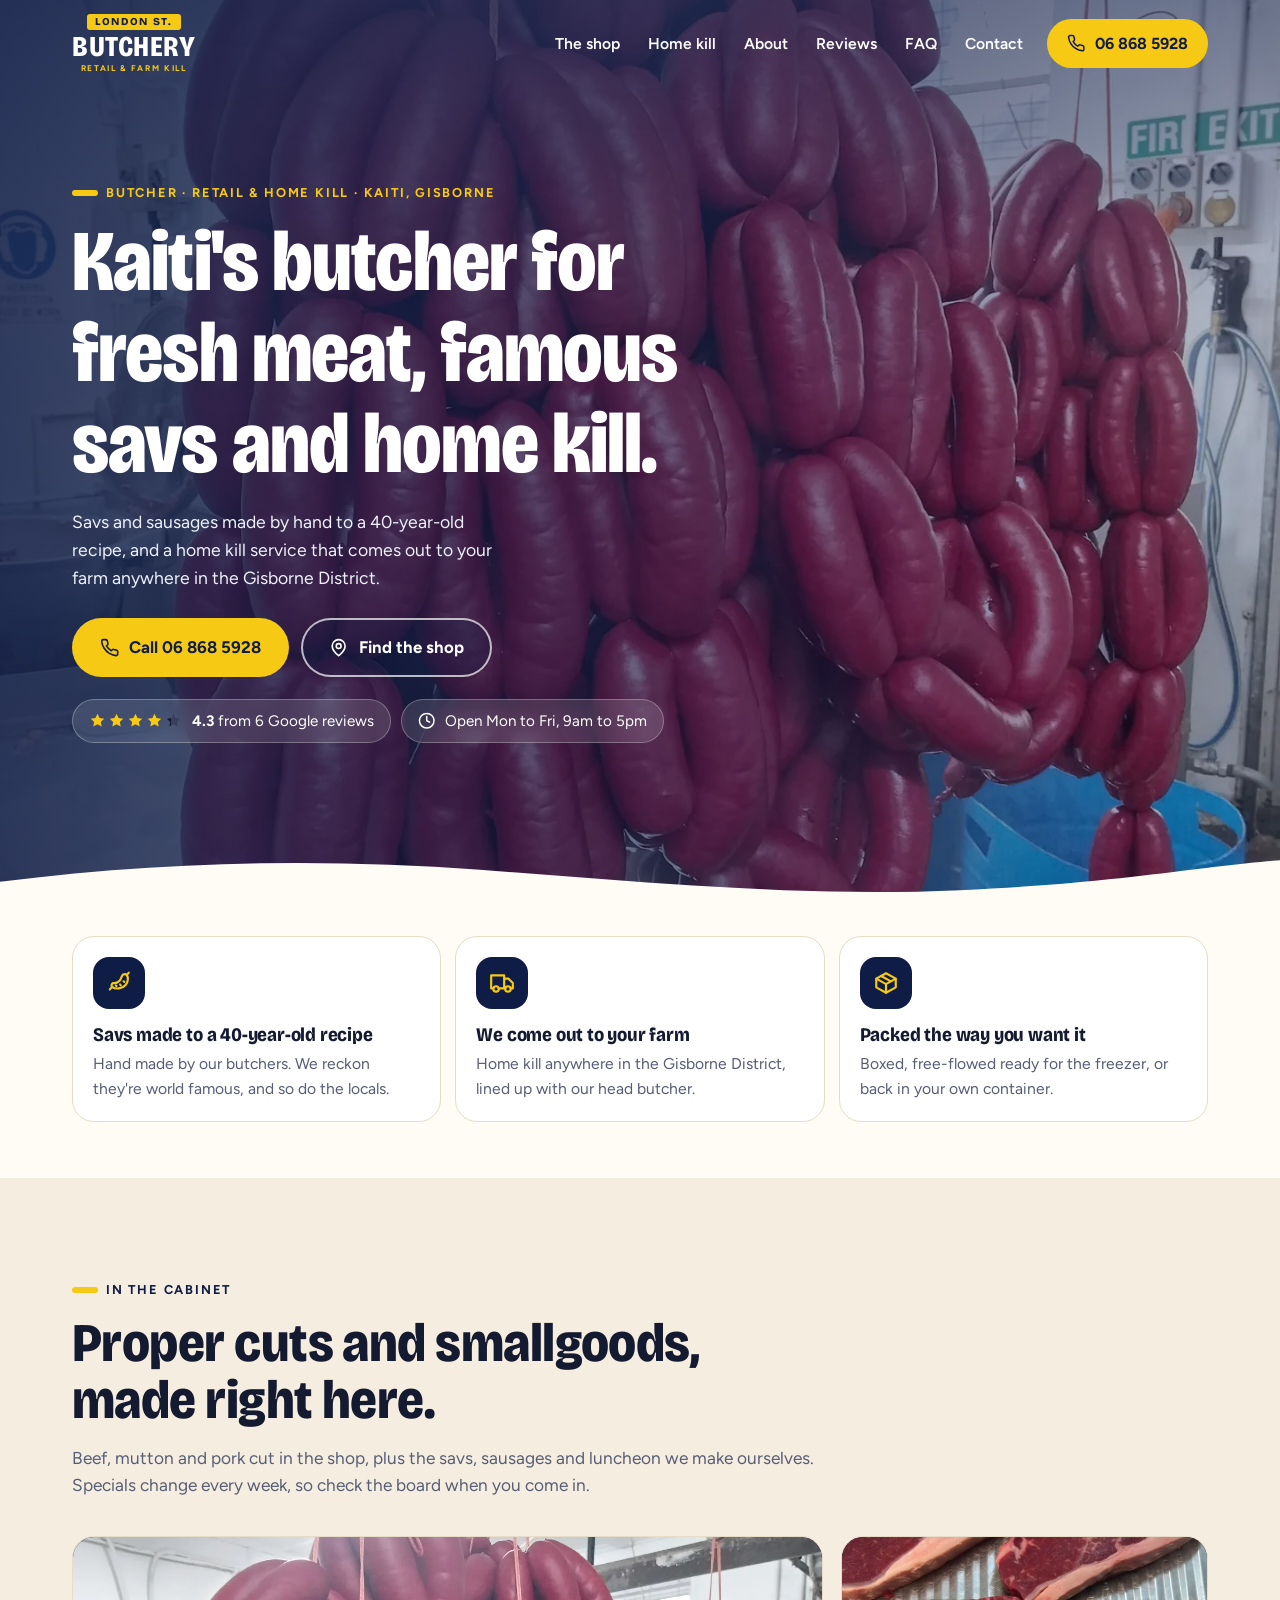
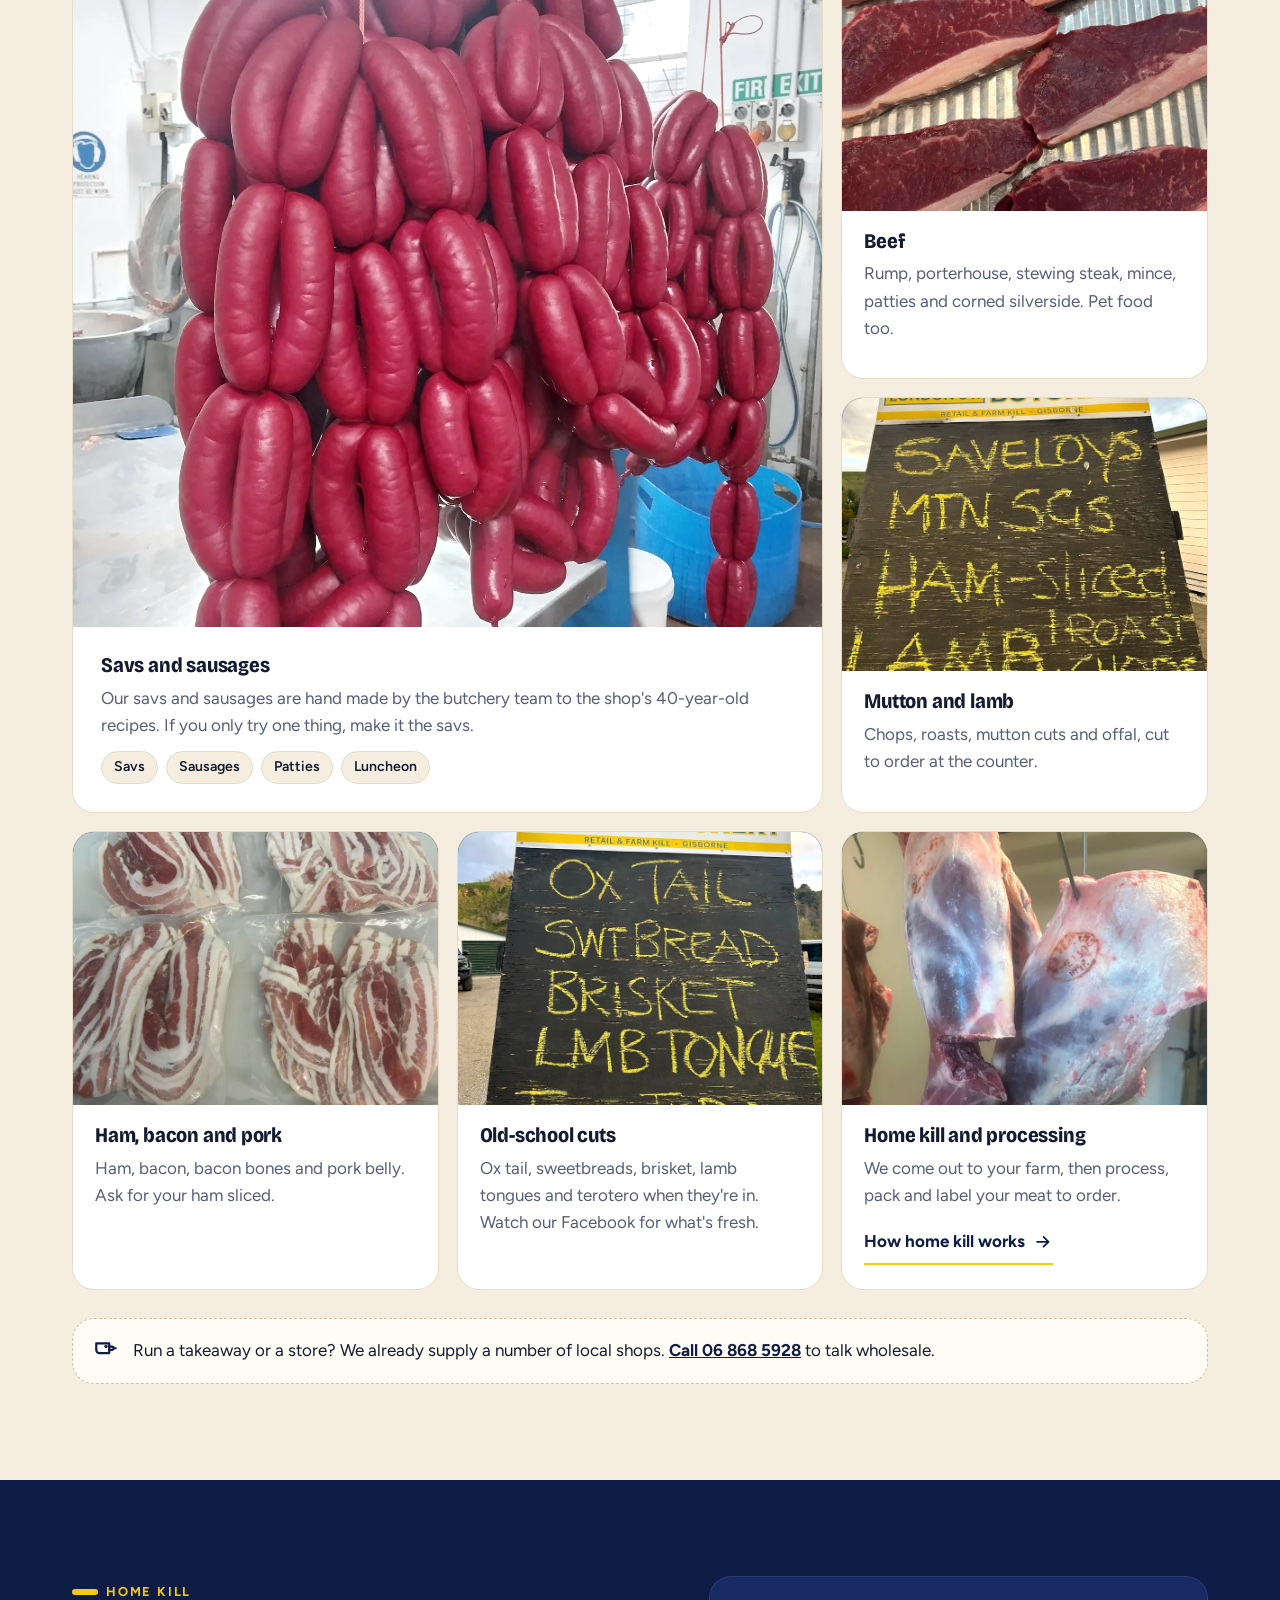
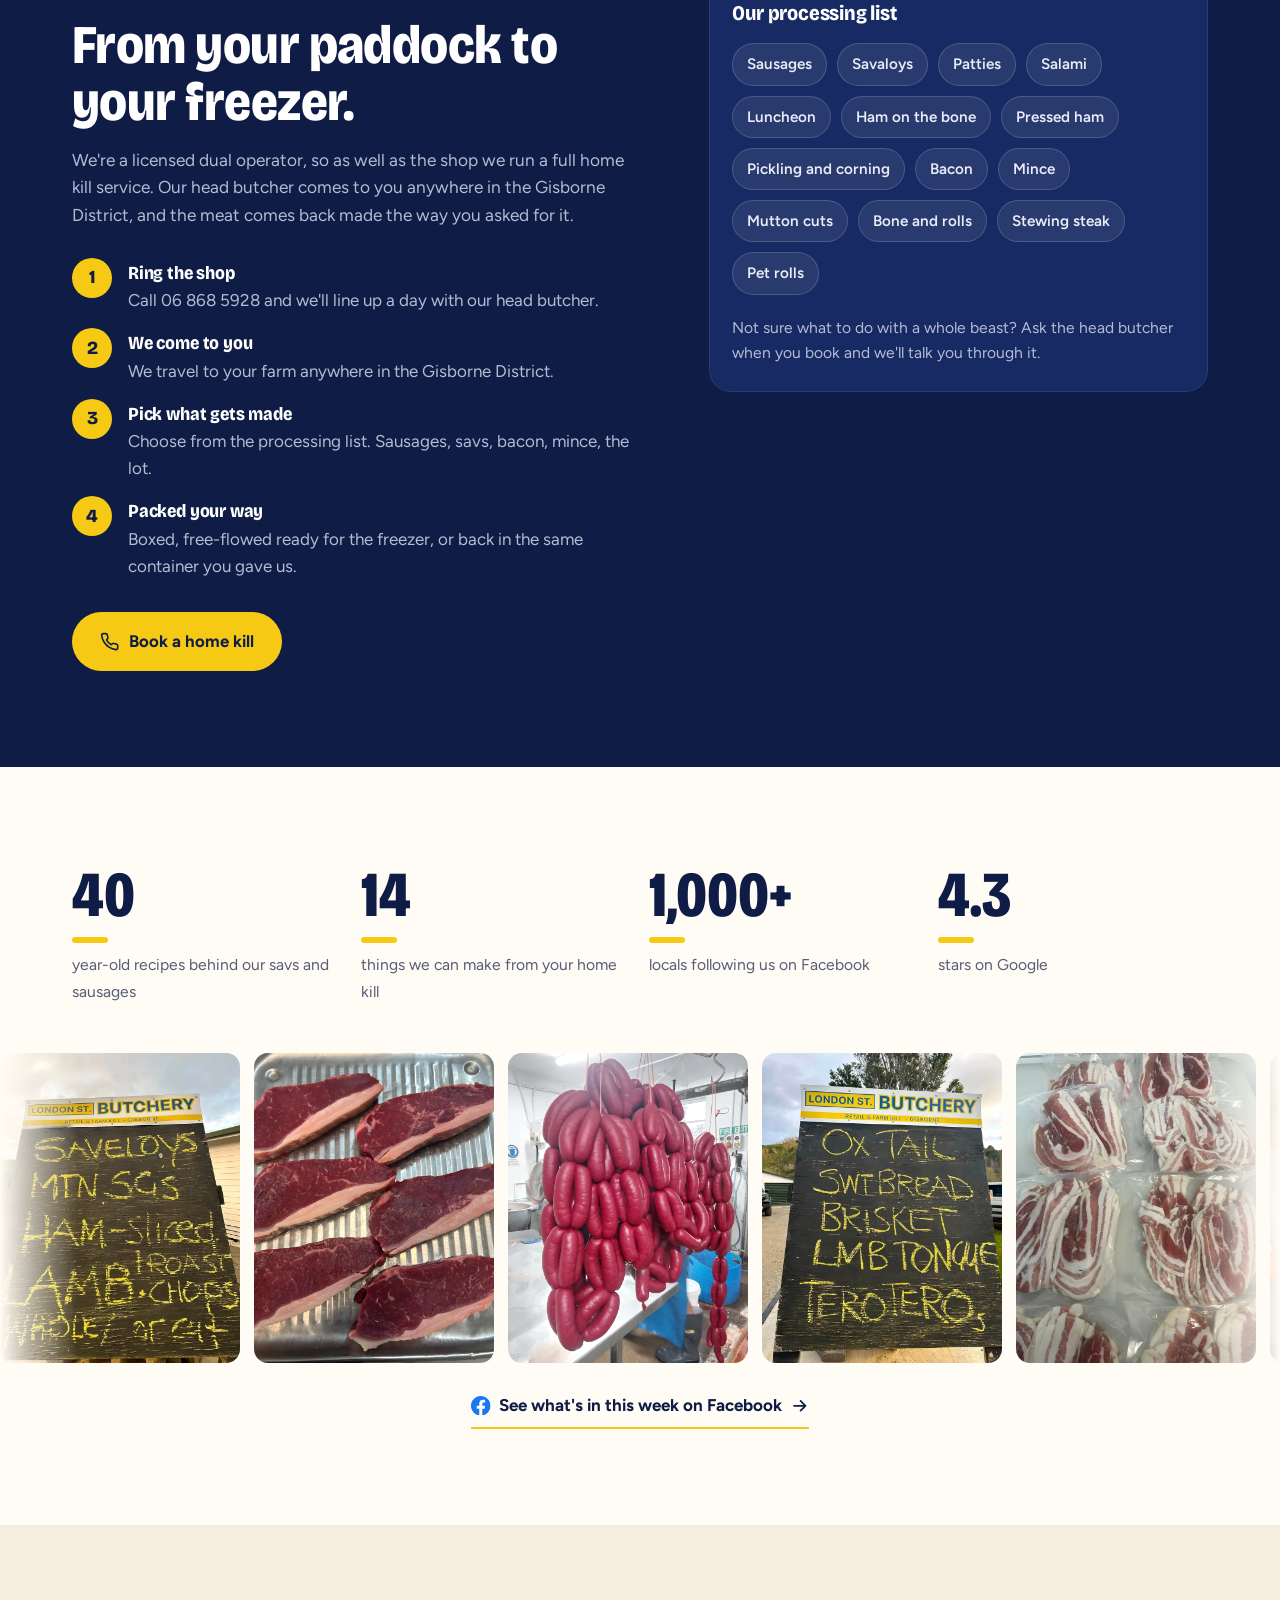
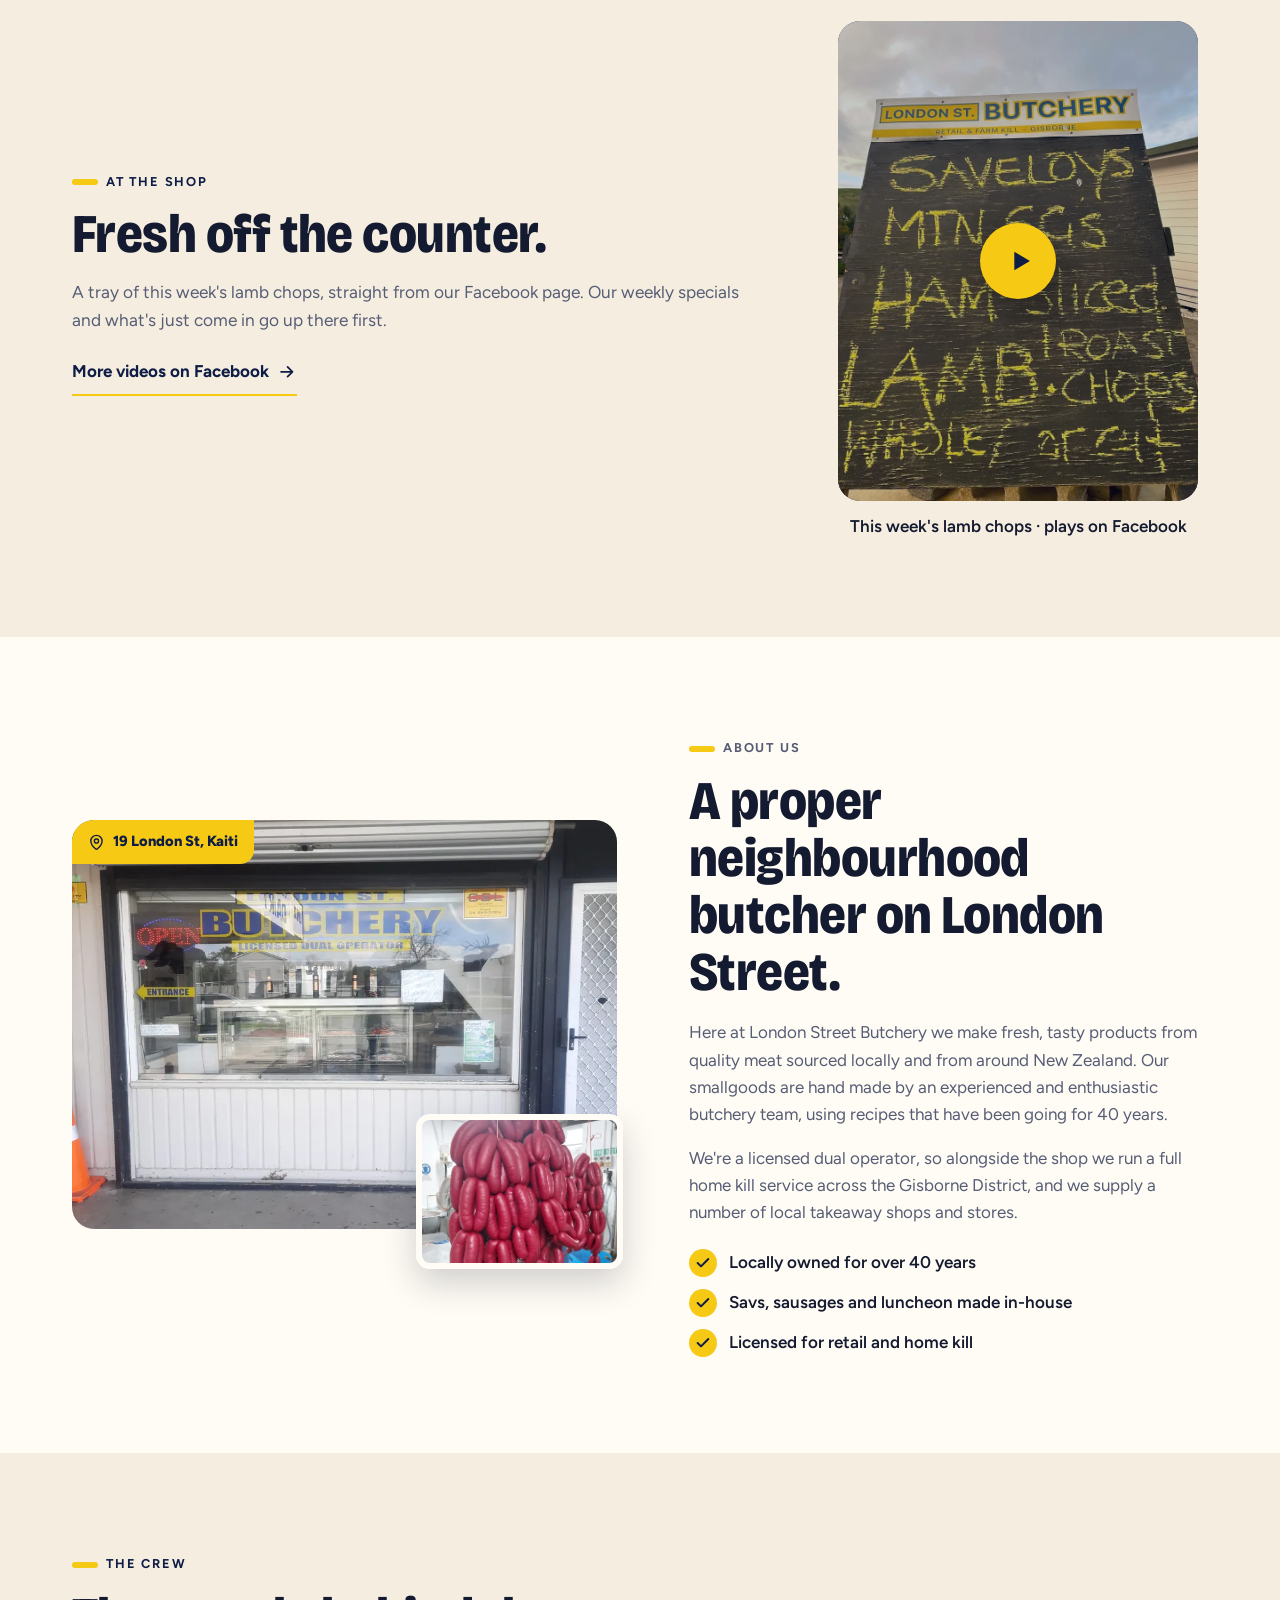
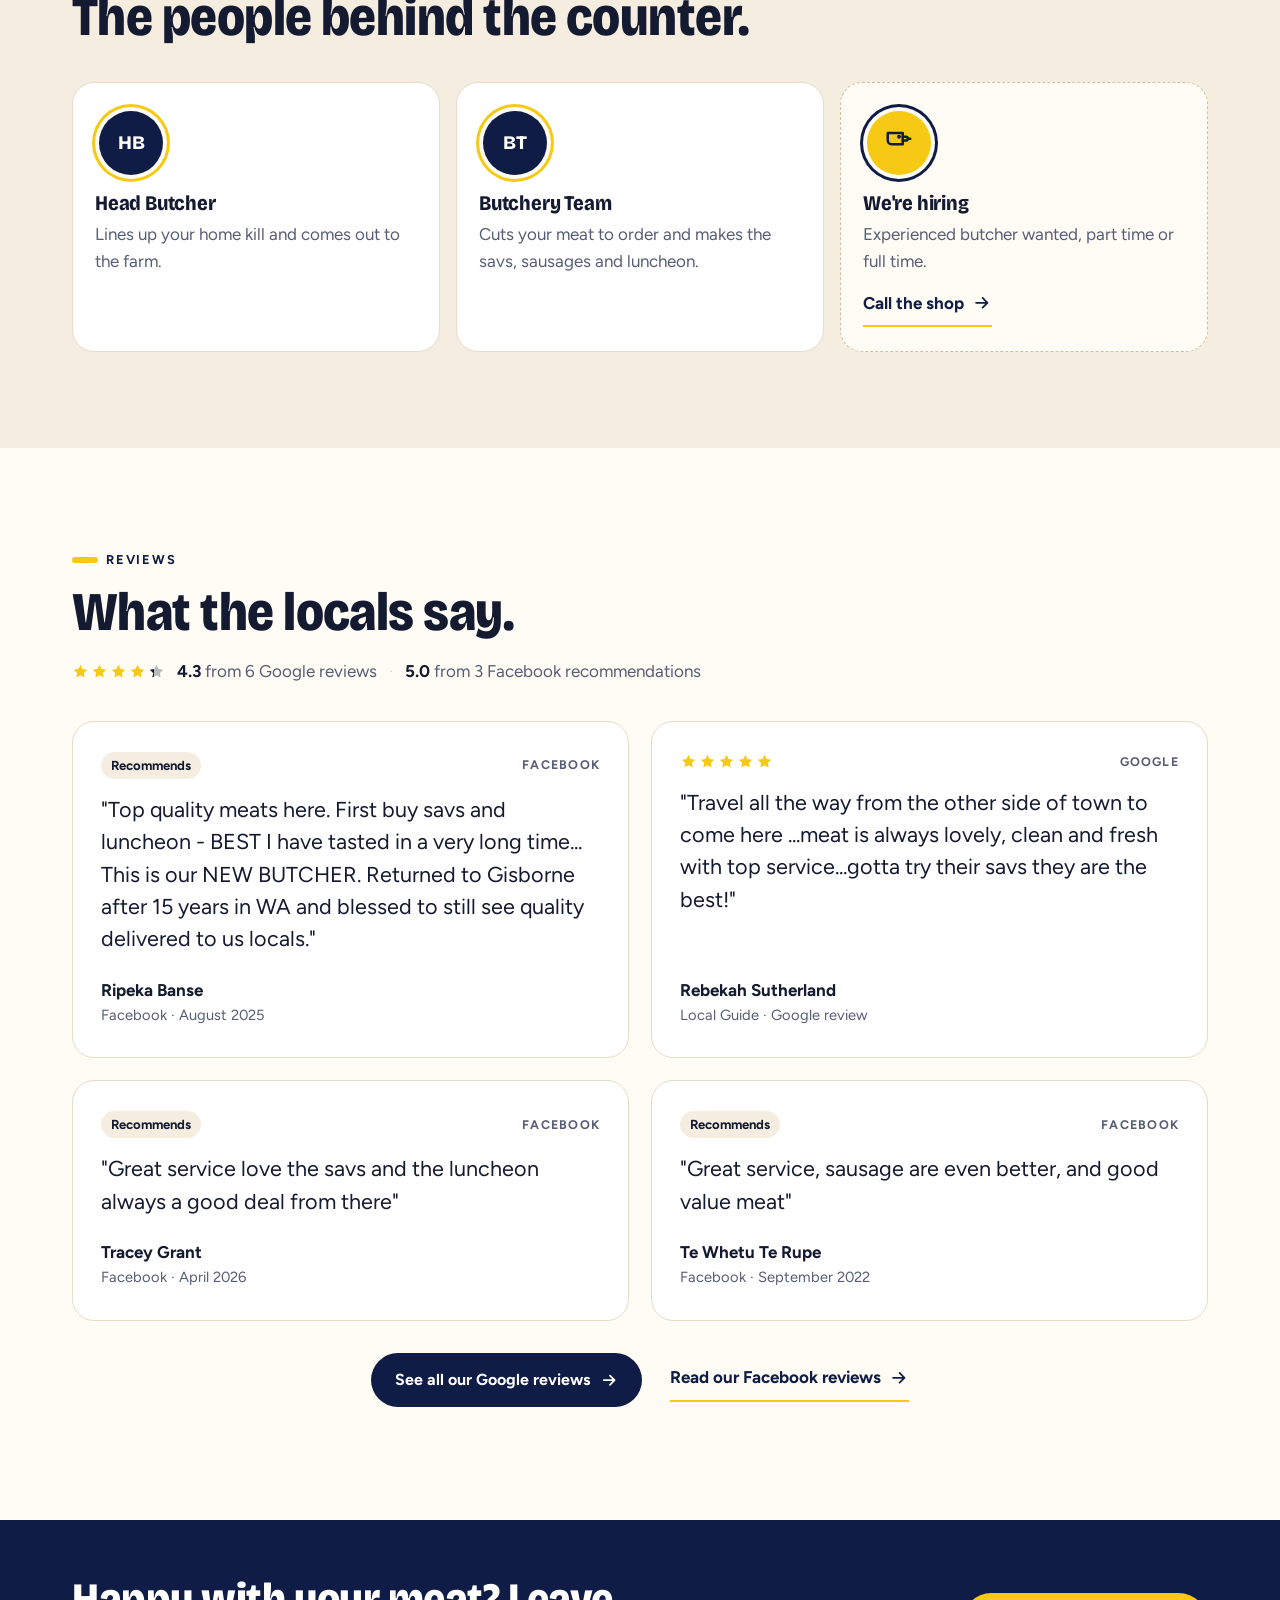
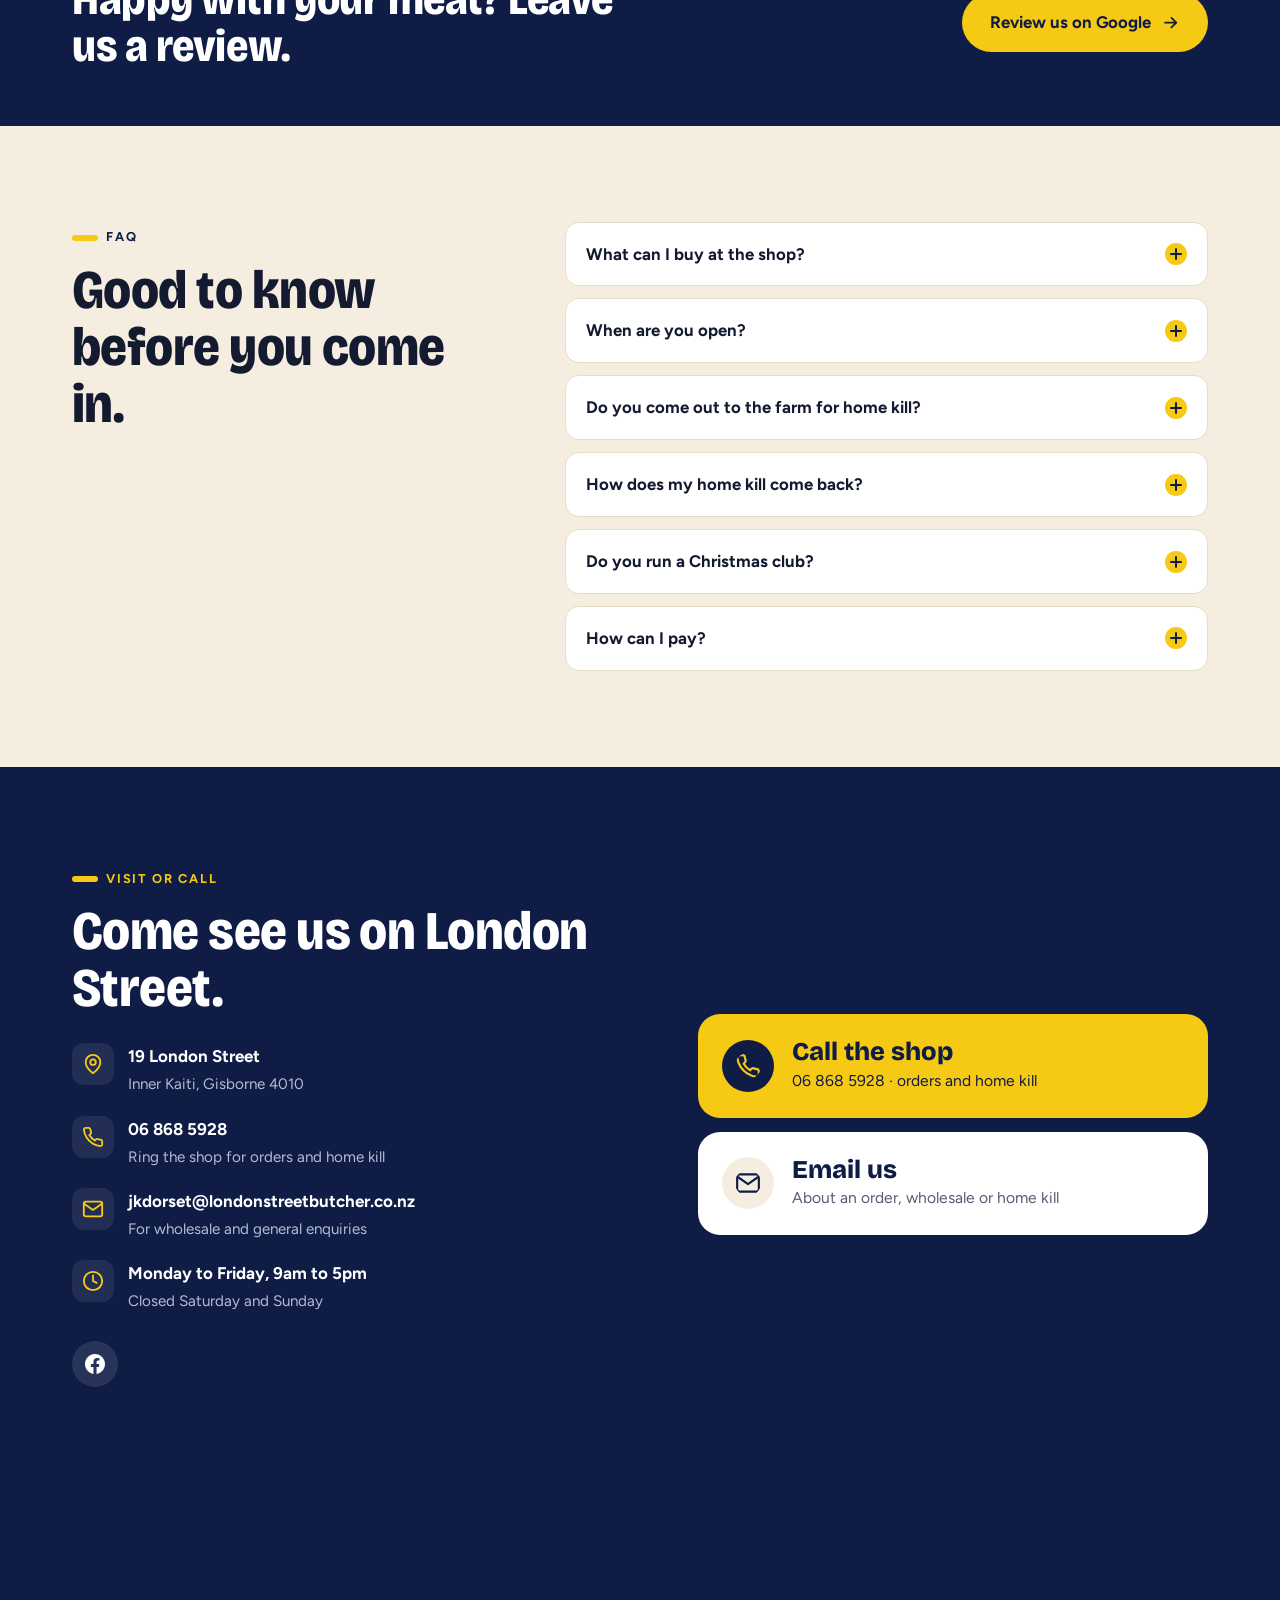
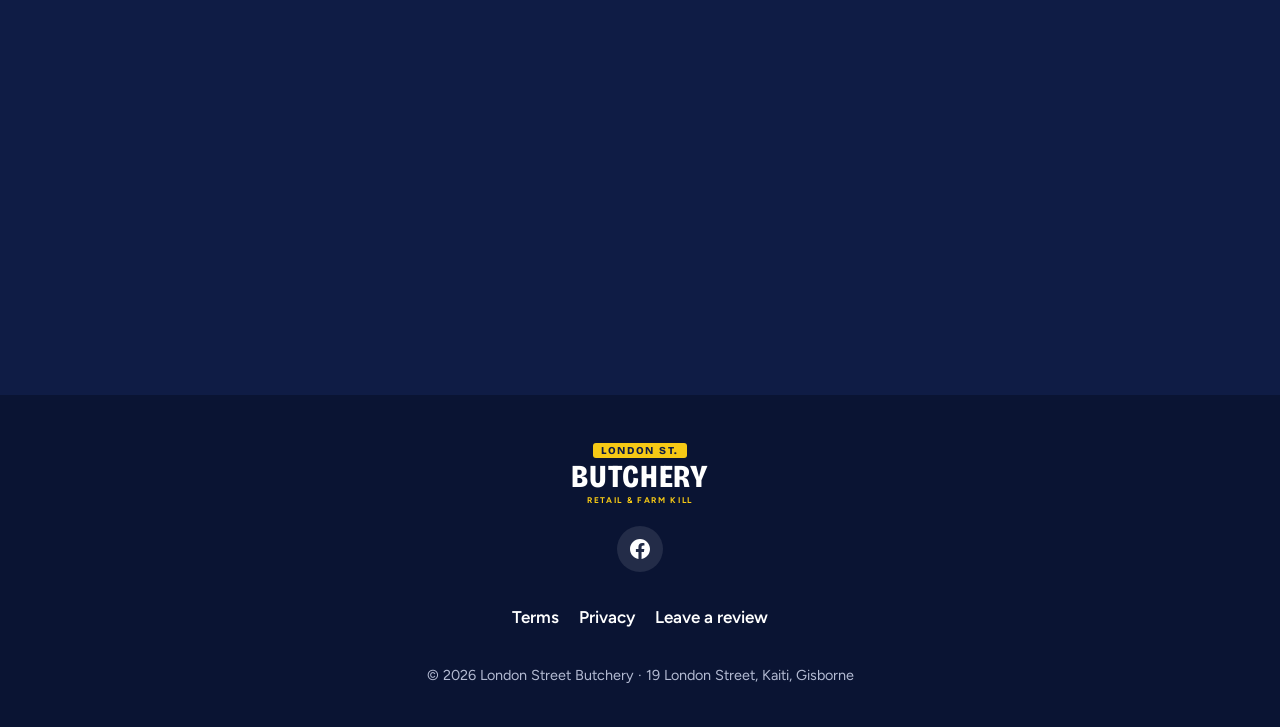
<file: index.html>
<!doctype html>
<html lang="en-NZ">
<head>
<meta charset="utf-8">
<meta name="viewport" content="width=device-width, initial-scale=1">
<title>London Street Butchery | Butcher and Home Kill, Gisborne</title>
<meta name="description" content="Kaiti's butcher on London Street, Gisborne. Beef, lamb, mutton and pork, savs and sausages made to a 40-year-old recipe, and a home kill service that comes to your farm anywhere in the Gisborne District.">
<link rel="canonical" href="https://london-street-butchery-demo.vercel.app/">
<meta name="theme-color" content="#0f1c45">
<meta property="og:type" content="website">
<meta property="og:site_name" content="London Street Butchery">
<meta property="og:title" content="London Street Butchery | Butcher and Home Kill, Gisborne">
<meta property="og:description" content="Fresh meat, famous savs and home kill on London Street, Kaiti. Open Monday to Friday.">
<meta property="og:url" content="https://london-street-butchery-demo.vercel.app/">
<meta property="og:image" content="https://london-street-butchery-demo.vercel.app/img/og.jpg">
<meta property="og:image:width" content="1200">
<meta property="og:image:height" content="630">
<meta name="twitter:card" content="summary_large_image">
<link rel="icon" href="favicon.svg" type="image/svg+xml">
<link rel="icon" href="img/favicon-32.png" sizes="32x32" type="image/png">
<link rel="apple-touch-icon" href="img/apple-touch-icon.png">
<link rel="preconnect" href="https://fonts.googleapis.com">
<link rel="preconnect" href="https://fonts.gstatic.com" crossorigin>
<link href="https://fonts.googleapis.com/css2?family=Bricolage+Grotesque:opsz,wdth,wght@12..96,75..100,600..800&family=Figtree:wght@400;500;600;700&display=swap" rel="stylesheet">
<link rel="preload" as="image" href="img/hero-savs-1920.webp" imagesrcset="img/hero-savs-1080.webp 810w, img/hero-savs-1920.webp 1440w, img/hero-savs-3840.webp 2880w" imagesizes="100vw" fetchpriority="high">
<link rel="stylesheet" href="styles.css">
<script>document.documentElement.classList.add('js')</script>
<script type="application/ld+json">
{
  "@context": "https://schema.org",
  "@graph": [
    {
      "@type": "ButcherShop",
      "@id": "https://london-street-butchery-demo.vercel.app/#shop",
      "name": "London Street Butchery",
      "description": "Licensed dual operator butcher in Kaiti, Gisborne: retail meat and smallgoods, wholesale to local shops, and home kill across the Gisborne District.",
      "url": "https://london-street-butchery-demo.vercel.app/",
      "image": "https://london-street-butchery-demo.vercel.app/img/og.jpg",
      "logo": "https://london-street-butchery-demo.vercel.app/img/logo.png",
      "telephone": "+64 6 868 5928",
      "address": {
        "@type": "PostalAddress",
        "streetAddress": "19 London Street",
        "addressLocality": "Inner Kaiti, Gisborne",
        "postalCode": "4010",
        "addressCountry": "NZ"
      },
      "geo": { "@type": "GeoCoordinates", "latitude": -38.6754389, "longitude": 178.039966 },
      "openingHoursSpecification": [
        { "@type": "OpeningHoursSpecification", "dayOfWeek": ["Monday", "Tuesday", "Wednesday", "Thursday", "Friday"], "opens": "09:00", "closes": "17:00" }
      ],
      "areaServed": "Gisborne District",
      "paymentAccepted": "Cash, EFTPOS, online payment",
      "sameAs": ["https://www.facebook.com/profile.php?id=100086266177561"]
    },
    {
      "@type": "FAQPage",
      "mainEntity": [
        { "@type": "Question", "name": "What can I buy at the shop?", "acceptedAnswer": { "@type": "Answer", "text": "Beef (rump, porterhouse, stewing steak, mince, patties and corned silverside), mutton and lamb (chops, roasts and offal), pork (ham, bacon, bacon bones and belly), pet food, and our own savs, sausages and luncheon. What's on special changes week to week, so check the board in the shop or our Facebook page." } },
        { "@type": "Question", "name": "When are you open?", "acceptedAnswer": { "@type": "Answer", "text": "Monday to Friday, 9am to 5pm. We're closed on Saturday and Sunday." } },
        { "@type": "Question", "name": "Do you come out to the farm for home kill?", "acceptedAnswer": { "@type": "Answer", "text": "Yes. We travel to your farm anywhere in the Gisborne District. Ring the shop on 06 868 5928 and we'll line up a day with our head butcher." } },
        { "@type": "Question", "name": "How does my home kill come back?", "acceptedAnswer": { "@type": "Answer", "text": "You choose what gets made from our processing list. It can come back boxed, free-flowed ready for the freezer, or in the same container you gave us. Tell us how you want it packed when you book." } },
        { "@type": "Question", "name": "Do you run a Christmas club?", "acceptedAnswer": { "@type": "Answer", "text": "We have run a Xmas club in past years, where you put a little aside each week towards your Christmas ham, roast pork or a meat pack you design yourself. Ring the shop to check whether it's running this year." } },
        { "@type": "Question", "name": "How can I pay?", "acceptedAnswer": { "@type": "Answer", "text": "Cash, eftpos and online payment." } }
      ]
    }
  ]
}
</script>
</head>
<body>
<a class="skip" href="#main">Skip to content</a>

<svg width="0" height="0" style="position:absolute" aria-hidden="true">
  <symbol id="i-phone" viewBox="0 0 24 24"><path fill="none" stroke="currentColor" stroke-width="2" stroke-linecap="round" stroke-linejoin="round" d="M22 16.9v3a2 2 0 0 1-2.2 2 19.8 19.8 0 0 1-8.6-3.1 19.5 19.5 0 0 1-6-6A19.8 19.8 0 0 1 2.1 4.2 2 2 0 0 1 4.1 2h3a2 2 0 0 1 2 1.7c.1 1 .4 1.9.7 2.8a2 2 0 0 1-.5 2.1L8 9.9a16 16 0 0 0 6 6l1.3-1.3a2 2 0 0 1 2.1-.4c.9.3 1.8.6 2.8.7a2 2 0 0 1 1.7 2z"/></symbol>
  <symbol id="i-mail" viewBox="0 0 24 24"><g fill="none" stroke="currentColor" stroke-width="2" stroke-linecap="round" stroke-linejoin="round"><rect x="2" y="4" width="20" height="16" rx="2"/><path d="m22 6-10 7L2 6"/></g></symbol>
  <symbol id="i-pin" viewBox="0 0 24 24"><g fill="none" stroke="currentColor" stroke-width="2" stroke-linecap="round" stroke-linejoin="round"><path d="M20 10c0 6-8 12-8 12S4 16 4 10a8 8 0 0 1 16 0z"/><circle cx="12" cy="10" r="3"/></g></symbol>
  <symbol id="i-clock" viewBox="0 0 24 24"><g fill="none" stroke="currentColor" stroke-width="2" stroke-linecap="round" stroke-linejoin="round"><circle cx="12" cy="12" r="10"/><path d="M12 6v6l4 2"/></g></symbol>
  <symbol id="i-check" viewBox="0 0 24 24"><path fill="none" stroke="currentColor" stroke-width="3" stroke-linecap="round" stroke-linejoin="round" d="M20 6 9 17l-5-5"/></symbol>
  <symbol id="i-star" viewBox="0 0 24 24"><path fill="currentColor" d="M12 2.5l2.9 6 6.6.9-4.8 4.6 1.2 6.5L12 17.4l-5.9 3.1 1.2-6.5L2.5 9.4l6.6-.9z"/></symbol>
  <symbol id="i-star-half" viewBox="0 0 24 24"><defs><linearGradient id="half"><stop offset="30%" stop-color="currentColor"/><stop offset="30%" stop-color="currentColor" stop-opacity=".3"/></linearGradient></defs><path fill="url(#half)" d="M12 2.5l2.9 6 6.6.9-4.8 4.6 1.2 6.5L12 17.4l-5.9 3.1 1.2-6.5L2.5 9.4l6.6-.9z"/></symbol>
  <symbol id="i-saus" viewBox="0 0 24 24"><g fill="none" stroke="currentColor" stroke-width="2" stroke-linecap="round" stroke-linejoin="round"><path d="M5.5 15.5c3.5 2.6 9.5 2 12.6-1.6 2.6-3 2.6-7.2 1-9.3a2.6 2.6 0 0 0-4 .3c-1 1.5-1.2 3.6-2.6 5.1-1.6 1.8-4 2.3-6.2 2.1a2.4 2.4 0 0 0-.8 3.4z"/><path d="M5.6 15.6 3.5 18M19.6 4.3 21 2.5M9 14.3l.7.4M13 13.4l.6.6M16.2 10.5l.7.4"/></g></symbol>
  <symbol id="i-truck" viewBox="0 0 24 24"><g fill="none" stroke="currentColor" stroke-width="2" stroke-linecap="round" stroke-linejoin="round"><path d="M14 17V5H2v12h2M14 8h4l4 4v5h-2M9 17h6"/><circle cx="6.5" cy="17.5" r="2.5"/><circle cx="17.5" cy="17.5" r="2.5"/></g></symbol>
  <symbol id="i-box" viewBox="0 0 24 24"><g fill="none" stroke="currentColor" stroke-width="2" stroke-linecap="round" stroke-linejoin="round"><path d="M21 8 12 3 3 8v8l9 5 9-5z"/><path d="m3 8 9 5 9-5M12 13v8M7.5 5.5l9 5"/></g></symbol>
  <symbol id="i-cleaver" viewBox="0 0 24 24"><g fill="none" stroke="currentColor" stroke-width="2" stroke-linecap="round" stroke-linejoin="round"><path d="M3 4h12v9H6a3 3 0 0 1-3-3z"/><path d="M15 7h2.5a1.5 1.5 0 0 1 1.5 1.5v0A1.5 1.5 0 0 1 17.5 10H15M19 8.5h2"/><circle cx="12" cy="7" r=".6" fill="currentColor"/></g></symbol>
  <symbol id="i-play" viewBox="0 0 24 24"><path fill="currentColor" d="M8 5.5v13l11-6.5z"/></symbol>
  <symbol id="i-arrow" viewBox="0 0 24 24"><path fill="none" stroke="currentColor" stroke-width="2.2" stroke-linecap="round" stroke-linejoin="round" d="M5 12h14M13 6l6 6-6 6"/></symbol>
  <symbol id="i-fb" viewBox="0 0 24 24"><path fill="currentColor" d="M24 12.07C24 5.4 18.63 0 12 0S0 5.4 0 12.07C0 18.1 4.39 23.1 10.13 24v-8.44H7.08v-3.49h3.05V9.41c0-3.02 1.79-4.69 4.53-4.69 1.31 0 2.68.24 2.68.24v2.97h-1.51c-1.49 0-1.96.93-1.96 1.89v2.25h3.33l-.53 3.49h-2.8V24C19.61 23.1 24 18.1 24 12.07z"/></symbol>
  <symbol id="i-menu" viewBox="0 0 24 24"><path fill="none" stroke="currentColor" stroke-width="2.2" stroke-linecap="round" d="M4 7h16M4 12h16M4 17h16"/></symbol>
  <symbol id="i-close" viewBox="0 0 24 24"><path fill="none" stroke="currentColor" stroke-width="2.2" stroke-linecap="round" d="M6 6l12 12M18 6 6 18"/></symbol>
</svg>

<header class="nav" id="top">
  <div class="nav-in">
    <a class="brand" href="#top" aria-label="London Street Butchery, back to top">
      <span class="brand-tag">LONDON ST.</span>
      <span class="brand-word">BUTCHERY</span>
      <span class="brand-sub">RETAIL &amp; FARM KILL</span>
    </a>
    <nav class="nav-links" id="nav-links" aria-label="Main">
      <a href="#shop">The shop</a>
      <a href="#home-kill">Home kill</a>
      <a href="#about">About</a>
      <a href="#reviews">Reviews</a>
      <a href="#faq">FAQ</a>
      <a href="#contact">Contact</a>
      <a class="nav-links-call" href="tel:+6468685928"><svg class="ic"><use href="#i-phone"/></svg> Call 06 868 5928</a>
    </nav>
    <a class="btn btn-yellow nav-call" href="tel:+6468685928" aria-label="Call the shop on 06 868 5928"><svg class="ic"><use href="#i-phone"/></svg><span>06 868 5928</span></a>
    <button class="nav-toggle" type="button" aria-expanded="false" aria-controls="nav-links" aria-label="Open menu"><svg class="ic ic-open"><use href="#i-menu"/></svg><svg class="ic ic-close"><use href="#i-close"/></svg></button>
  </div>
</header>

<main id="main">

<section class="hero" aria-label="Welcome">
  <div class="hero-slides" aria-hidden="true">
    <img class="hero-slide is-on" src="img/hero-savs-1920.webp" srcset="img/hero-savs-1080.webp 810w, img/hero-savs-1920.webp 1440w, img/hero-savs-3840.webp 2880w" sizes="100vw" width="2880" height="3840" alt="" fetchpriority="high" style="object-position:50% 38%">
    <img class="hero-slide" src="img/hero-steak-1920.webp" srcset="img/hero-steak-1080.webp 810w, img/hero-steak-1920.webp 1440w, img/hero-steak-3840.webp 2880w" sizes="100vw" width="2880" height="3840" alt="" loading="lazy" style="object-position:50% 50%">
    <img class="hero-slide" src="img/hero-shops-1920.webp" srcset="img/hero-shops-1080.webp 1080w, img/hero-shops-1920.webp 1920w, img/hero-shops-3840.webp 3840w" sizes="(orientation: portrait) 220vw, 100vw" width="3840" height="2880" alt="" loading="lazy" style="object-position:58% 60%">
    <img class="hero-slide" src="img/hero-bacon-1920.webp" srcset="img/hero-bacon-1080.webp 810w, img/hero-bacon-1920.webp 1440w, img/hero-bacon-3840.webp 2880w" sizes="100vw" width="2880" height="3840" alt="" loading="lazy" style="object-position:50% 45%">
  </div>
  <div class="hero-in wrap">
    <p class="eyebrow eyebrow-dark">Butcher · Retail &amp; home kill · Kaiti, Gisborne</p>
    <h1>Kaiti's butcher for fresh meat, famous savs and home kill.</h1>
    <p class="hero-sub">Savs and sausages made by hand to a 40-year-old recipe, and a home kill service that comes out to your farm anywhere in the Gisborne District.</p>
    <div class="hero-ctas">
      <a class="btn btn-yellow btn-lg" href="tel:+6468685928"><svg class="ic"><use href="#i-phone"/></svg>Call 06 868 5928</a>
      <a class="btn btn-ghost btn-lg" href="#contact"><svg class="ic"><use href="#i-pin"/></svg>Find the shop</a>
    </div>
    <div class="hero-meta">
      <a class="rating-glass" href="https://www.google.com/search?q=London+Street+Butchery+Gisborne#lrd=0x6d66784df0d39e2f:0x1c886b2f91eee3c3,1,,,," target="_blank" rel="noopener">
        <span class="stars" aria-hidden="true"><svg><use href="#i-star"/></svg><svg><use href="#i-star"/></svg><svg><use href="#i-star"/></svg><svg><use href="#i-star"/></svg><svg><use href="#i-star-half"/></svg></span>
        <span><strong>4.3</strong> from 6 Google reviews</span>
      </a>
      <span class="hours-glass"><svg class="ic"><use href="#i-clock"/></svg>Open Mon to Fri, 9am to 5pm</span>
    </div>
  </div>
  <svg class="wave wave-paper" viewBox="0 0 1440 80" preserveAspectRatio="none" aria-hidden="true"><path d="M0 48c180-34 360-40 540-20s360 46 540 34 270-40 360-50v88H0z"/></svg>
</section>

<section class="trust band-paper" aria-label="Why locals use us">
  <div class="wrap trust-grid">
    <div class="trust-item pop">
      <span class="trust-ic"><svg class="ic"><use href="#i-saus"/></svg></span>
      <div><h2>Savs made to a 40-year-old recipe</h2><p>Hand made by our butchers. We reckon they're world famous, and so do the locals.</p></div>
    </div>
    <div class="trust-item pop">
      <span class="trust-ic"><svg class="ic"><use href="#i-truck"/></svg></span>
      <div><h2>We come out to your farm</h2><p>Home kill anywhere in the Gisborne District, lined up with our head butcher.</p></div>
    </div>
    <div class="trust-item pop">
      <span class="trust-ic"><svg class="ic"><use href="#i-box"/></svg></span>
      <div><h2>Packed the way you want it</h2><p>Boxed, free-flowed ready for the freezer, or back in your own container.</p></div>
    </div>
  </div>
</section>

<section class="section band-bone" id="shop">
  <div class="wrap">
    <div class="head pop">
      <p class="eyebrow">In the cabinet</p>
      <h2>Proper cuts and smallgoods, made right here.</h2>
      <p class="lede">Beef, mutton and pork cut in the shop, plus the savs, sausages and luncheon we make ourselves. Specials change every week, so check the board when you come in.</p>
    </div>
    <div class="bento">
      <article class="card card-feature pop">
        <div class="card-img"><img src="img/hero-savs-1080.webp" srcset="img/hero-savs-1080.webp 810w, img/hero-savs-1920.webp 1440w" sizes="(min-width: 900px) 34vw, 100vw" width="810" height="1080" alt="Strings of red saveloys hanging in the London Street Butchery workroom" loading="lazy" style="object-position:50% 35%"></div>
        <div class="card-body">
          <h3>Savs and sausages</h3>
          <p>Our savs and sausages are hand made by the butchery team to the shop's 40-year-old recipes. If you only try one thing, make it the savs.</p>
          <ul class="tags"><li>Savs</li><li>Sausages</li><li>Patties</li><li>Luncheon</li></ul>
        </div>
      </article>
      <article class="card pop">
        <div class="card-img"><img src="img/hero-steak-1080.webp" srcset="img/hero-steak-1080.webp 810w, img/hero-steak-1920.webp 1440w" sizes="(min-width: 900px) 30vw, 100vw" width="810" height="1080" alt="Freshly cut beef steaks on a tray" loading="lazy" style="object-position:50% 50%"></div>
        <div class="card-body">
          <h3>Beef</h3>
          <p>Rump, porterhouse, stewing steak, mince, patties and corned silverside. Pet food too.</p>
        </div>
      </article>
      <article class="card pop">
        <div class="card-img"><img src="img/board-lamb-1080.webp" srcset="img/board-lamb-1080.webp 810w, img/board-lamb-1920.webp 1440w" sizes="(min-width: 900px) 30vw, 100vw" width="810" height="1080" alt="The shop's chalkboard listing saveloys, mutton sausages, sliced ham and lamb roasts and chops" loading="lazy" style="object-position:50% 45%"></div>
        <div class="card-body">
          <h3>Mutton and lamb</h3>
          <p>Chops, roasts, mutton cuts and offal, cut to order at the counter.</p>
        </div>
      </article>
      <article class="card pop">
        <div class="card-img"><img src="img/hero-bacon-1080.webp" srcset="img/hero-bacon-1080.webp 810w, img/hero-bacon-1920.webp 1440w" sizes="(min-width: 900px) 30vw, 100vw" width="810" height="1080" alt="Vacuum-packed rashers of streaky bacon" loading="lazy" style="object-position:50% 50%"></div>
        <div class="card-body">
          <h3>Ham, bacon and pork</h3>
          <p>Ham, bacon, bacon bones and pork belly. Ask for your ham sliced.</p>
        </div>
      </article>
      <article class="card pop">
        <div class="card-img"><img src="img/board-offal-1080.webp" srcset="img/board-offal-1080.webp 810w, img/board-offal-1920.webp 1440w" sizes="(min-width: 900px) 30vw, 100vw" width="810" height="1080" alt="The shop's chalkboard listing ox tail, sweetbread, brisket, lamb tongue and terotero" loading="lazy" style="object-position:50% 45%"></div>
        <div class="card-body">
          <h3>Old-school cuts</h3>
          <p>Ox tail, sweetbreads, brisket, lamb tongues and terotero when they're in. Watch our Facebook for what's fresh.</p>
        </div>
      </article>
      <article class="card card-wide pop">
        <div class="card-img"><img src="img/homekill-1080.webp" srcset="img/homekill-1080.webp 810w, img/homekill-1920.webp 1440w" sizes="(min-width: 900px) 30vw, 100vw" width="810" height="1080" alt="A stamped home kill lamb hanging in the chiller" loading="lazy" style="object-position:50% 40%"></div>
        <div class="card-body">
          <h3>Home kill and processing</h3>
          <p>We come out to your farm, then process, pack and label your meat to order.</p>
          <a class="link" href="#home-kill">How home kill works <svg class="ic"><use href="#i-arrow"/></svg></a>
        </div>
      </article>
    </div>
    <p class="wholesale pop"><svg class="ic"><use href="#i-cleaver"/></svg><span>Run a takeaway or a store? We already supply a number of local shops. <a href="tel:+6468685928">Call 06 868 5928</a> to talk wholesale.</span></p>
  </div>
</section>

<section class="section band-navy" id="home-kill">
  <div class="wrap hk">
    <div class="hk-copy pop">
      <p class="eyebrow eyebrow-dark">Home kill</p>
      <h2>From your paddock to your freezer.</h2>
      <p class="lede">We're a licensed dual operator, so as well as the shop we run a full home kill service. Our head butcher comes to you anywhere in the Gisborne District, and the meat comes back made the way you asked for it.</p>
      <ol class="steps">
        <li><span>1</span><div><h3>Ring the shop</h3><p>Call 06 868 5928 and we'll line up a day with our head butcher.</p></div></li>
        <li><span>2</span><div><h3>We come to you</h3><p>We travel to your farm anywhere in the Gisborne District.</p></div></li>
        <li><span>3</span><div><h3>Pick what gets made</h3><p>Choose from the processing list. Sausages, savs, bacon, mince, the lot.</p></div></li>
        <li><span>4</span><div><h3>Packed your way</h3><p>Boxed, free-flowed ready for the freezer, or back in the same container you gave us.</p></div></li>
      </ol>
      <a class="btn btn-yellow btn-lg" href="tel:+6468685928"><svg class="ic"><use href="#i-phone"/></svg>Book a home kill</a>
    </div>
    <div class="hk-list pop">
      <h3>Our processing list</h3>
      <ul class="chips">
        <li>Sausages</li><li>Savaloys</li><li>Patties</li><li>Salami</li><li>Luncheon</li><li>Ham on the bone</li><li>Pressed ham</li><li>Pickling and corning</li><li>Bacon</li><li>Mince</li><li>Mutton cuts</li><li>Bone and rolls</li><li>Stewing steak</li><li>Pet rolls</li>
      </ul>
      <p class="hk-note">Not sure what to do with a whole beast? Ask the head butcher when you book and we'll talk you through it.</p>
    </div>
  </div>
</section>

<section class="section band-paper stats-strip" aria-label="The shop in numbers">
  <div class="wrap stats">
    <div class="stat pop"><strong data-count="40">40</strong><span>year-old recipes behind our savs and sausages</span></div>
    <div class="stat pop"><strong data-count="14">14</strong><span>things we can make from your home kill</span></div>
    <div class="stat pop"><strong data-count="1000" data-suffix="+">1,000+</strong><span>locals following us on Facebook</span></div>
    <div class="stat pop"><strong data-count="4.3" data-decimals="1">4.3</strong><span>stars on Google</span></div>
  </div>
  <div class="strip" aria-hidden="true">
    <div class="strip-track">
      <img data-img-role="small" src="img/board-lamb-1080.webp" width="810" height="1080" alt="" loading="lazy">
      <img data-img-role="small" src="img/hero-steak-1080.webp" width="810" height="1080" alt="" loading="lazy">
      <img data-img-role="small" src="img/hero-savs-1080.webp" width="810" height="1080" alt="" loading="lazy">
      <img data-img-role="small" src="img/board-offal-1080.webp" width="810" height="1080" alt="" loading="lazy">
      <img data-img-role="small" src="img/hero-bacon-1080.webp" width="810" height="1080" alt="" loading="lazy">
      <img data-img-role="small" src="img/shopfront-1080.webp" width="810" height="1080" alt="" loading="lazy">
      <img data-img-role="small" src="img/board-lamb-1080.webp" width="810" height="1080" alt="" loading="lazy">
      <img data-img-role="small" src="img/hero-steak-1080.webp" width="810" height="1080" alt="" loading="lazy">
      <img data-img-role="small" src="img/hero-savs-1080.webp" width="810" height="1080" alt="" loading="lazy">
      <img data-img-role="small" src="img/board-offal-1080.webp" width="810" height="1080" alt="" loading="lazy">
      <img data-img-role="small" src="img/hero-bacon-1080.webp" width="810" height="1080" alt="" loading="lazy">
      <img data-img-role="small" src="img/shopfront-1080.webp" width="810" height="1080" alt="" loading="lazy">
    </div>
  </div>
  <p class="strip-cta wrap"><a class="link" href="https://www.facebook.com/profile.php?id=100086266177561" target="_blank" rel="noopener"><svg class="ic"><use href="#i-fb"/></svg>See what's in this week on Facebook <svg class="ic"><use href="#i-arrow"/></svg></a></p>
</section>

<section class="section band-bone" id="videos">
  <div class="wrap video-split">
    <div class="head pop">
      <p class="eyebrow">At the shop</p>
      <h2>Fresh off the counter.</h2>
      <p class="lede">A tray of this week's lamb chops, straight from our Facebook page. Our weekly specials and what's just come in go up there first.</p>
      <a class="link" href="https://www.facebook.com/profile.php?id=100086266177561&amp;sk=reels_tab" target="_blank" rel="noopener">More videos on Facebook <svg class="ic"><use href="#i-arrow"/></svg></a>
    </div>
    <figure class="video video-tall pop">
      <a class="video-cover" href="https://www.facebook.com/reel/1246529179810991" target="_blank" rel="noopener" aria-label="Watch our lamb chops video on Facebook">
        <img src="img/board-lamb-1080.webp" srcset="img/board-lamb-1080.webp 810w, img/board-lamb-1920.webp 1440w" sizes="360px" width="810" height="1080" alt="" loading="lazy">
        <span class="play"><svg><use href="#i-play"/></svg></span>
      </a>
      <figcaption>This week's lamb chops · plays on Facebook</figcaption>
    </figure>
  </div>
</section>

<section class="section band-paper" id="about">
  <div class="wrap about">
    <div class="about-media pop">
      <div class="about-main">
        <img src="img/shopfront-1080.webp" srcset="img/shopfront-1080.webp 810w, img/shopfront-1920.webp 1440w" sizes="(min-width: 900px) 45vw, 100vw" width="810" height="1080" alt="The London Street Butchery shop window on London Street, Kaiti" loading="lazy" style="object-position:50% 45%">
        <span class="corner-tag"><svg class="ic"><use href="#i-pin"/></svg>19 London St, Kaiti</span>
      </div>
      <div class="about-inset"><img data-img-role="small" src="img/hero-savs-1080.webp" width="810" height="1080" alt="Hand made saveloys hanging up to set" loading="lazy" style="object-position:50% 30%"></div>
    </div>
    <div class="about-copy pop">
      <p class="eyebrow">About us</p>
      <h2>A proper neighbourhood butcher on London Street.</h2>
      <p>Here at London Street Butchery we make fresh, tasty products from quality meat sourced locally and from around New Zealand. Our smallgoods are hand made by an experienced and enthusiastic butchery team, using recipes that have been going for 40 years.</p>
      <p>We're a licensed dual operator, so alongside the shop we run a full home kill service across the Gisborne District, and we supply a number of local takeaway shops and stores.</p>
      <ul class="checks">
        <li><svg class="ic"><use href="#i-check"/></svg>Locally owned for over 40 years</li>
        <li><svg class="ic"><use href="#i-check"/></svg>Savs, sausages and luncheon made in-house</li>
        <li><svg class="ic"><use href="#i-check"/></svg>Licensed for retail and home kill</li>
      </ul>
    </div>
  </div>
</section>

<section class="section band-bone" id="team">
  <div class="wrap">
    <div class="head pop">
      <p class="eyebrow">The crew</p>
      <h2>The people behind the counter.</h2>
    </div>
    <div class="team">
      <article class="person pop">
        <span class="avatar">HB</span>
        <h3>Head Butcher</h3>
        <p>Lines up your home kill and comes out to the farm.</p>
      </article>
      <article class="person pop">
        <span class="avatar">BT</span>
        <h3>Butchery Team</h3>
        <p>Cuts your meat to order and makes the savs, sausages and luncheon.</p>
      </article>
      <article class="person person-hiring pop">
        <span class="avatar avatar-yellow"><svg class="ic"><use href="#i-cleaver"/></svg></span>
        <h3>We're hiring</h3>
        <p>Experienced butcher wanted, part time or full time.</p>
        <a class="link" href="tel:+6468685928">Call the shop <svg class="ic"><use href="#i-arrow"/></svg></a>
      </article>
    </div>
  </div>
</section>

<section class="section band-paper" id="reviews">
  <div class="wrap">
    <div class="head pop">
      <p class="eyebrow">Reviews</p>
      <h2>What the locals say.</h2>
      <p class="rating-line"><span class="stars" aria-hidden="true"><svg><use href="#i-star"/></svg><svg><use href="#i-star"/></svg><svg><use href="#i-star"/></svg><svg><use href="#i-star"/></svg><svg><use href="#i-star-half"/></svg></span><span><strong>4.3</strong> from 6 Google reviews</span><span class="dot">·</span><span><strong>5.0</strong> from 3 Facebook recommendations</span></p>
    </div>
    <div class="reviews">
      <figure class="review pop">
        <div class="review-top"><span class="rec">Recommends</span><span class="src">Facebook</span></div>
        <blockquote>"Top quality meats here. First buy savs and luncheon - BEST I have tasted in a very long time... This is our NEW BUTCHER. Returned to Gisborne after 15 years in WA and blessed to still see quality delivered to us locals."</blockquote>
        <figcaption><strong>Ripeka Banse</strong><span>Facebook · August 2025</span></figcaption>
      </figure>
      <figure class="review pop">
        <div class="review-top"><span class="stars" aria-label="5 out of 5 stars"><svg><use href="#i-star"/></svg><svg><use href="#i-star"/></svg><svg><use href="#i-star"/></svg><svg><use href="#i-star"/></svg><svg><use href="#i-star"/></svg></span><span class="src">Google</span></div>
        <blockquote>"Travel all the way from the other side of town to come here ...meat is always lovely, clean and fresh with top service...gotta try their savs they are the best!"</blockquote>
        <figcaption><strong>Rebekah Sutherland</strong><span>Local Guide · Google review</span></figcaption>
      </figure>
      <figure class="review pop">
        <div class="review-top"><span class="rec">Recommends</span><span class="src">Facebook</span></div>
        <blockquote>"Great service love the savs and the luncheon always a good deal from there"</blockquote>
        <figcaption><strong>Tracey Grant</strong><span>Facebook · April 2026</span></figcaption>
      </figure>
      <figure class="review pop">
        <div class="review-top"><span class="rec">Recommends</span><span class="src">Facebook</span></div>
        <blockquote>"Great service, sausage are even better, and good value meat"</blockquote>
        <figcaption><strong>Te Whetu Te Rupe</strong><span>Facebook · September 2022</span></figcaption>
      </figure>
    </div>
    <p class="center pop review-links"><a class="btn btn-navy" href="https://www.google.com/search?q=London+Street+Butchery+Gisborne#lrd=0x6d66784df0d39e2f:0x1c886b2f91eee3c3,1,,,," target="_blank" rel="noopener">See all our Google reviews <svg class="ic"><use href="#i-arrow"/></svg></a><a class="link" href="https://www.facebook.com/profile.php?id=100086266177561&amp;sk=reviews" target="_blank" rel="noopener">Read our Facebook reviews <svg class="ic"><use href="#i-arrow"/></svg></a></p>
  </div>
</section>

<section class="review-banner band-navy">
  <div class="wrap review-banner-in pop">
    <h2>Happy with your meat? Leave us a review.</h2>
    <a class="btn btn-yellow btn-lg" href="https://www.google.com/search?q=London+Street+Butchery+Gisborne#lrd=0x6d66784df0d39e2f:0x1c886b2f91eee3c3,3,,,," target="_blank" rel="noopener">Review us on Google <svg class="ic"><use href="#i-arrow"/></svg></a>
  </div>
</section>

<section class="section band-bone" id="faq">
  <div class="wrap faq-wrap">
    <div class="head pop">
      <p class="eyebrow">FAQ</p>
      <h2>Good to know before you come in.</h2>
    </div>
    <div class="faq pop">
      <details>
        <summary>What can I buy at the shop?</summary>
        <p>Beef (rump, porterhouse, stewing steak, mince, patties and corned silverside), mutton and lamb (chops, roasts and offal), pork (ham, bacon, bacon bones and belly), pet food, and our own savs, sausages and luncheon. What's on special changes week to week, so check the board in the shop or our Facebook page.</p>
      </details>
      <details>
        <summary>When are you open?</summary>
        <p>Monday to Friday, 9am to 5pm. We're closed on Saturday and Sunday.</p>
      </details>
      <details>
        <summary>Do you come out to the farm for home kill?</summary>
        <p>Yes. We travel to your farm anywhere in the Gisborne District. Ring the shop on <a href="tel:+6468685928">06 868 5928</a> and we'll line up a day with our head butcher.</p>
      </details>
      <details>
        <summary>How does my home kill come back?</summary>
        <p>You choose what gets made from our processing list. It can come back boxed, free-flowed ready for the freezer, or in the same container you gave us. Tell us how you want it packed when you book.</p>
      </details>
      <details>
        <summary>Do you run a Christmas club?</summary>
        <p>We have run a Xmas club in past years, where you put a little aside each week towards your Christmas ham, roast pork or a meat pack you design yourself. Ring the shop to check whether it's running this year.</p>
      </details>
      <details>
        <summary>How can I pay?</summary>
        <p>Cash, eftpos and online payment.</p>
      </details>
    </div>
  </div>
</section>

<section class="section band-navy contact" id="contact">
  <div class="wrap contact-grid">
    <div class="contact-info pop">
      <p class="eyebrow eyebrow-dark">Visit or call</p>
      <h2>Come see us on London Street.</h2>
      <ul class="info">
        <li><svg class="ic"><use href="#i-pin"/></svg><div><strong>19 London Street</strong><span>Inner Kaiti, Gisborne 4010</span></div></li>
        <li><svg class="ic"><use href="#i-phone"/></svg><div><strong><a href="tel:+6468685928">06 868 5928</a></strong><span>Ring the shop for orders and home kill</span></div></li>
        <li><svg class="ic"><use href="#i-mail"/></svg><div><strong><a href="https://mail.google.com/mail/?view=cm&amp;fs=1&amp;to=jkdorset%40londonstreetbutcher.co.nz&amp;su=Enquiry%20for%20London%20Street%20Butchery" target="_blank" rel="noopener">jkdorset&#64;londonstreetbutcher.co.nz</a></strong><span>For wholesale and general enquiries</span></div></li>
        <li><svg class="ic"><use href="#i-clock"/></svg><div><strong>Monday to Friday, 9am to 5pm</strong><span>Closed Saturday and Sunday</span></div></li>
      </ul>
      <div class="socials" aria-label="Social media">
        <a href="https://www.facebook.com/profile.php?id=100086266177561" target="_blank" rel="noopener" aria-label="London Street Butchery on Facebook"><svg><use href="#i-fb"/></svg></a>
      </div>
    </div>
    <div class="contact-ctas pop">
      <a class="cta-big cta-call" href="tel:+6468685928">
        <svg class="ic"><use href="#i-phone"/></svg>
        <span><strong>Call the shop</strong><em>06 868 5928 · orders and home kill</em></span>
      </a>
      <a class="cta-big cta-mail" href="https://mail.google.com/mail/?view=cm&amp;fs=1&amp;to=jkdorset%40londonstreetbutcher.co.nz&amp;su=Enquiry%20for%20London%20Street%20Butchery&amp;body=Kia%20ora%20London%20Street%20Butchery%2C%0A%0AI'd%20like%20to%20ask%20about%3A%0A%0A%0AName%3A%0APhone%3A%0A" target="_blank" rel="noopener">
        <svg class="ic"><use href="#i-mail"/></svg>
        <span><strong>Email us</strong><em>About an order, wholesale or home kill</em></span>
      </a>
    </div>
  </div>
</section>

<section class="map band-navy" aria-label="Map to London Street Butchery">
  <div class="wrap">
    <iframe title="Map showing London Street Butchery, 19 London Street, Kaiti, Gisborne" src="https://www.google.com/maps?q=London+Street+Butchery,+19+London+Street,+Kaiti,+Gisborne+4010&amp;z=16&amp;output=embed" loading="lazy" referrerpolicy="no-referrer-when-downgrade" allowfullscreen></iframe>
  </div>
</section>

</main>

<footer class="footer">
  <div class="wrap footer-in">
    <a class="brand brand-foot" href="#top" aria-label="London Street Butchery, back to top">
      <span class="brand-tag">LONDON ST.</span>
      <span class="brand-word">BUTCHERY</span>
      <span class="brand-sub">RETAIL &amp; FARM KILL</span>
    </a>
    <div class="socials" aria-label="Social media">
      <a href="https://www.facebook.com/profile.php?id=100086266177561" target="_blank" rel="noopener" aria-label="London Street Butchery on Facebook"><svg><use href="#i-fb"/></svg></a>
    </div>
    <nav class="footer-links" aria-label="Footer">
      <a href="terms.html">Terms</a>
      <a href="privacy.html">Privacy</a>
      <a href="https://www.google.com/search?q=London+Street+Butchery+Gisborne#lrd=0x6d66784df0d39e2f:0x1c886b2f91eee3c3,3,,,," target="_blank" rel="noopener">Leave a review</a>
    </nav>
    <p class="copy">© <span data-year>2026</span> London Street Butchery · 19 London Street, Kaiti, Gisborne</p>
  </div>
</footer>

<script src="app.js" defer></script>
</body>
</html>
</file>
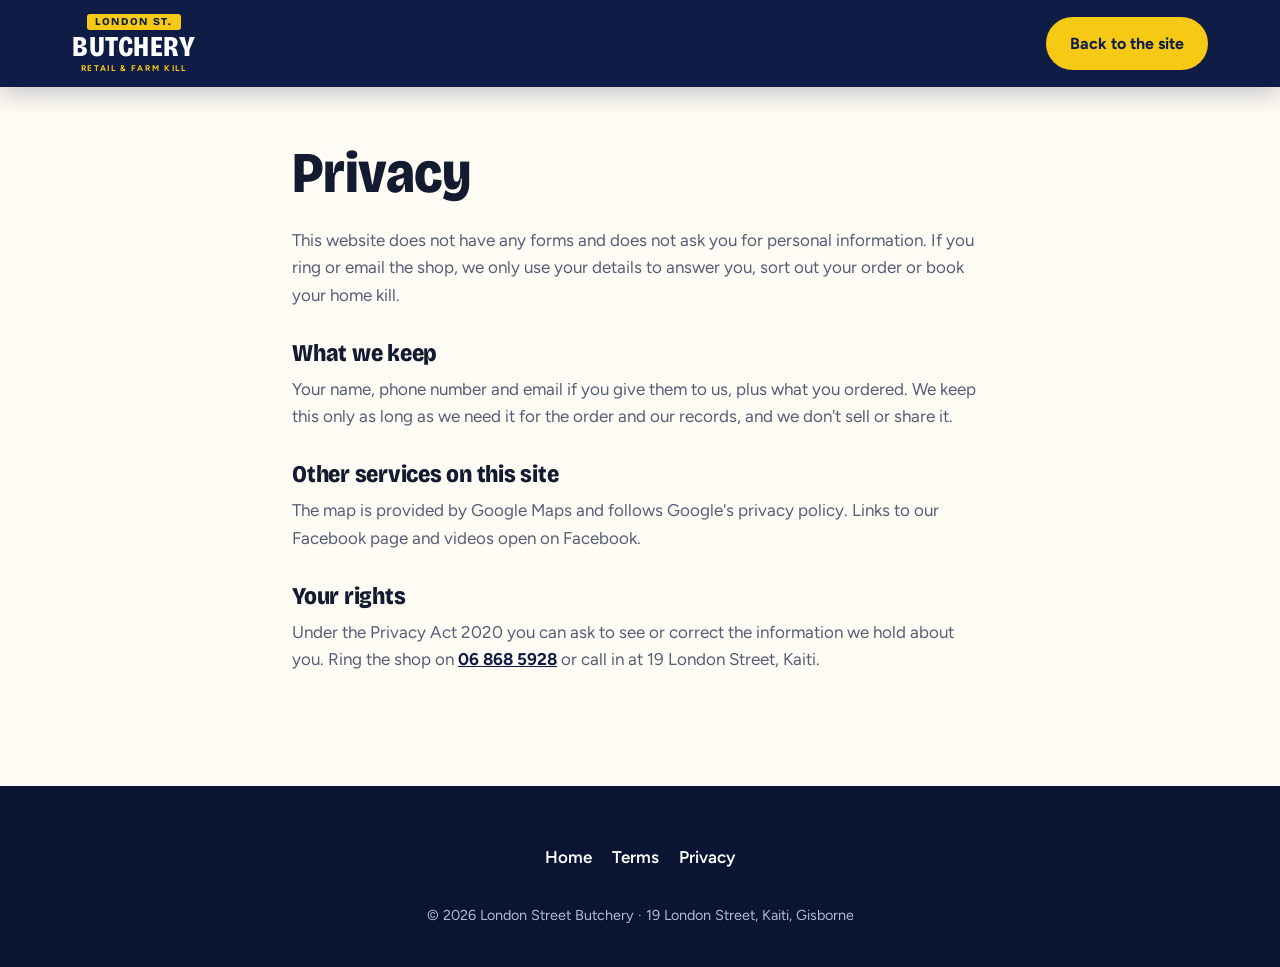
<file: privacy.html>
<!doctype html>
<html lang="en-NZ">
<head>
<meta charset="utf-8">
<meta name="viewport" content="width=device-width, initial-scale=1">
<title>Privacy | London Street Butchery</title>
<meta name="robots" content="noindex">
<link rel="icon" href="favicon.svg" type="image/svg+xml">
<link rel="preconnect" href="https://fonts.googleapis.com">
<link rel="preconnect" href="https://fonts.gstatic.com" crossorigin>
<link href="https://fonts.googleapis.com/css2?family=Bricolage+Grotesque:opsz,wdth,wght@12..96,75..100,600..800&family=Figtree:wght@400;500;600;700&display=swap" rel="stylesheet">
<link rel="stylesheet" href="styles.css">
</head>
<body class="legal">
<header class="nav is-solid">
  <div class="nav-in">
    <a class="brand" href="index.html" aria-label="London Street Butchery home">
      <span class="brand-tag">LONDON ST.</span>
      <span class="brand-word">BUTCHERY</span>
      <span class="brand-sub">RETAIL &amp; FARM KILL</span>
    </a>
    <a class="btn btn-yellow" href="index.html">Back to the site</a>
  </div>
</header>
<main class="section band-paper legal-main">
  <div class="wrap legal-body">
    <h1>Privacy</h1>
    <p>This website does not have any forms and does not ask you for personal information. If you ring or email the shop, we only use your details to answer you, sort out your order or book your home kill.</p>
    <h2>What we keep</h2>
    <p>Your name, phone number and email if you give them to us, plus what you ordered. We keep this only as long as we need it for the order and our records, and we don't sell or share it.</p>
    <h2>Other services on this site</h2>
    <p>The map is provided by Google Maps and follows Google's privacy policy. Links to our Facebook page and videos open on Facebook.</p>
    <h2>Your rights</h2>
    <p>Under the Privacy Act 2020 you can ask to see or correct the information we hold about you. Ring the shop on <a href="tel:+6468685928">06 868 5928</a> or call in at 19 London Street, Kaiti.</p>
  </div>
</main>
<footer class="footer">
  <div class="wrap footer-in">
    <nav class="footer-links" aria-label="Footer"><a href="index.html">Home</a><a href="terms.html">Terms</a><a href="privacy.html">Privacy</a></nav>
    <p class="copy">© 2026 London Street Butchery · 19 London Street, Kaiti, Gisborne</p>
  </div>
</footer>
</body>
</html>
</file>
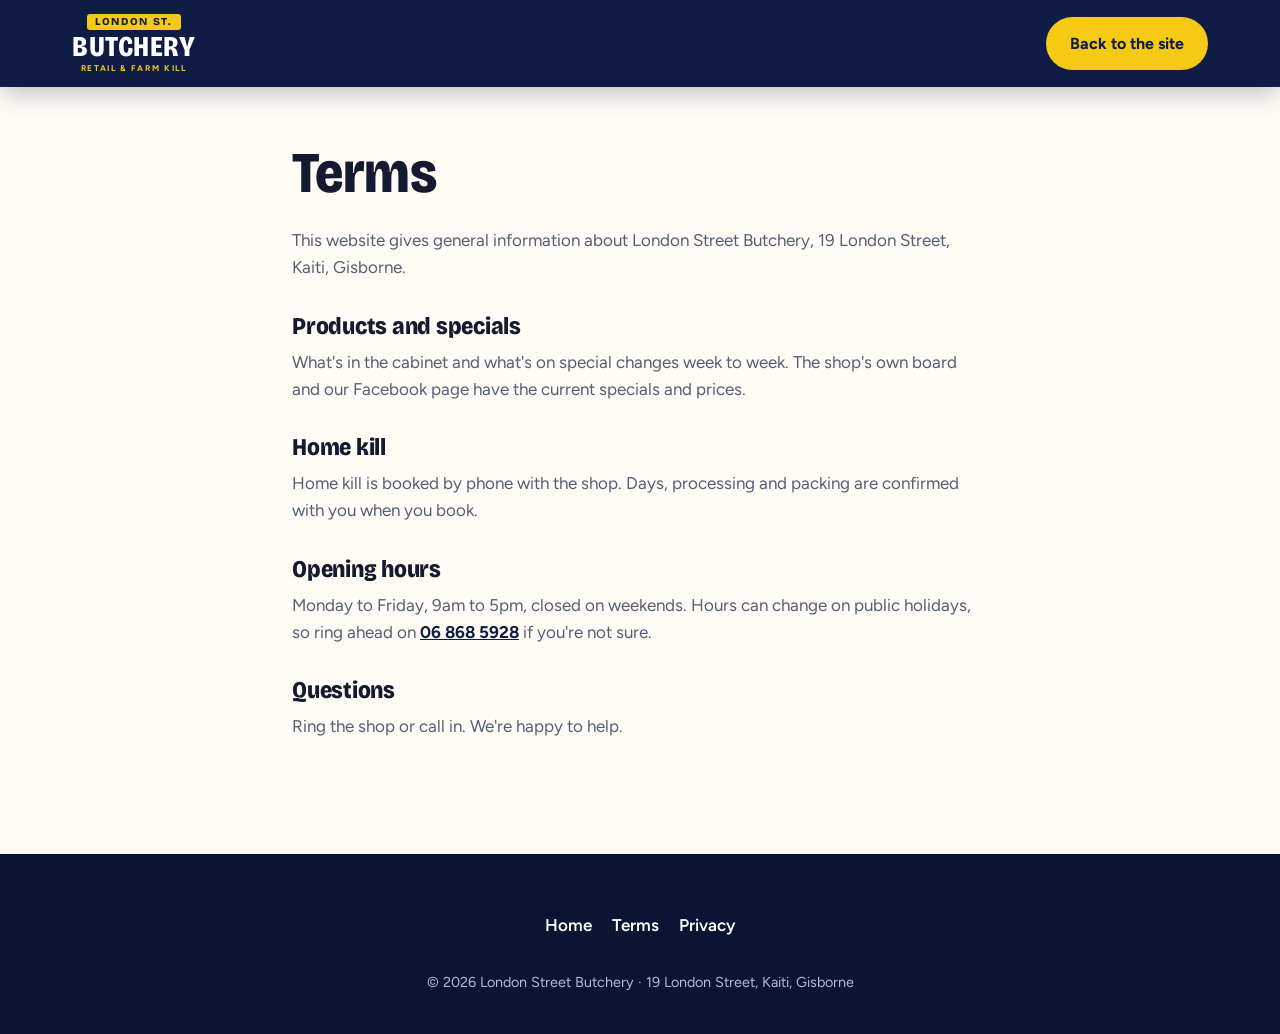
<file: terms.html>
<!doctype html>
<html lang="en-NZ">
<head>
<meta charset="utf-8">
<meta name="viewport" content="width=device-width, initial-scale=1">
<title>Terms | London Street Butchery</title>
<meta name="robots" content="noindex">
<link rel="icon" href="favicon.svg" type="image/svg+xml">
<link rel="preconnect" href="https://fonts.googleapis.com">
<link rel="preconnect" href="https://fonts.gstatic.com" crossorigin>
<link href="https://fonts.googleapis.com/css2?family=Bricolage+Grotesque:opsz,wdth,wght@12..96,75..100,600..800&family=Figtree:wght@400;500;600;700&display=swap" rel="stylesheet">
<link rel="stylesheet" href="styles.css">
</head>
<body class="legal">
<header class="nav is-solid">
  <div class="nav-in">
    <a class="brand" href="index.html" aria-label="London Street Butchery home">
      <span class="brand-tag">LONDON ST.</span>
      <span class="brand-word">BUTCHERY</span>
      <span class="brand-sub">RETAIL &amp; FARM KILL</span>
    </a>
    <a class="btn btn-yellow" href="index.html">Back to the site</a>
  </div>
</header>
<main class="section band-paper legal-main">
  <div class="wrap legal-body">
    <h1>Terms</h1>
    <p>This website gives general information about London Street Butchery, 19 London Street, Kaiti, Gisborne.</p>
    <h2>Products and specials</h2>
    <p>What's in the cabinet and what's on special changes week to week. The shop's own board and our Facebook page have the current specials and prices.</p>
    <h2>Home kill</h2>
    <p>Home kill is booked by phone with the shop. Days, processing and packing are confirmed with you when you book.</p>
    <h2>Opening hours</h2>
    <p>Monday to Friday, 9am to 5pm, closed on weekends. Hours can change on public holidays, so ring ahead on <a href="tel:+6468685928">06 868 5928</a> if you're not sure.</p>
    <h2>Questions</h2>
    <p>Ring the shop or call in. We're happy to help.</p>
  </div>
</main>
<footer class="footer">
  <div class="wrap footer-in">
    <nav class="footer-links" aria-label="Footer"><a href="index.html">Home</a><a href="terms.html">Terms</a><a href="privacy.html">Privacy</a></nav>
    <p class="copy">© 2026 London Street Butchery · 19 London Street, Kaiti, Gisborne</p>
  </div>
</footer>
</body>
</html>
</file>
<file: styles.css>
/* London Street Butchery. Colours come from the painted shop sign: sign yellow on royal navy. */
:root {
  --navy: #0f1c45;
  --navy-2: #172a63;
  --navy-3: #0a1433;
  --yellow: #f6c915;
  --yellow-2: #ffd93d;
  --paper: #fffcf5;
  --bone: #f5eee0;
  --line: #e6dcc7;
  --ink: #141a30;
  --muted: #565d75;
  --on-dark: #e9ecf6;
  --on-dark-muted: #b4bbd3;
  --radius: 22px;
  --radius-sm: 14px;
  --display: "Bricolage Grotesque", "Arial Narrow", sans-serif;
  --body: "Figtree", "Helvetica Neue", Arial, sans-serif;
  --spring: cubic-bezier(.34, 1.56, .64, 1);
}

*, *::before, *::after { box-sizing: border-box; }
html { scroll-behavior: smooth; -webkit-text-size-adjust: 100%; }
body {
  margin: 0;
  font-family: var(--body);
  font-size: 17px;
  line-height: 1.6;
  color: var(--ink);
  background: var(--paper);
  overflow-x: hidden;
}
img { max-width: 100%; height: auto; display: block; image-orientation: from-image; }
a { color: inherit; }
h1, h2, h3 { font-family: var(--display); font-variation-settings: "wdth" 88; line-height: 1.05; margin: 0; letter-spacing: -0.01em; }
h2 { font-size: clamp(2rem, 6.4vw, 3.4rem); font-weight: 800; }
h3 { font-size: 1.3rem; font-weight: 750; }
p { margin: 0 0 1em; }
.wrap { width: 100%; max-width: 1200px; margin: 0 auto; padding: 0 20px; }
.center { text-align: center; margin-top: 32px; }
.ic { width: 1.15em; height: 1.15em; flex: none; }
.skip { position: absolute; left: -999px; top: 0; z-index: 100; background: var(--yellow); color: var(--navy); padding: 10px 16px; font-weight: 700; }
.skip:focus { left: 12px; top: 12px; }
:focus-visible { outline: 3px solid var(--yellow); outline-offset: 3px; border-radius: 6px; }

/* Bands */
.band-paper { background: var(--paper); }
.band-bone { background: var(--bone); }
.band-navy { background: var(--navy); color: var(--on-dark); }
.section { padding: 72px 0; }

/* Eyebrows */
.eyebrow {
  display: inline-flex; align-items: center; gap: 8px;
  font-weight: 700; font-size: .8rem; letter-spacing: .14em; text-transform: uppercase;
  color: var(--navy); margin: 0 0 14px;
}
.eyebrow::before { content: ""; width: 26px; height: 6px; border-radius: 6px; background: var(--yellow); }
.eyebrow-dark { color: var(--yellow); }
.eyebrow-dark::before { background: var(--yellow); }
.head { max-width: 760px; margin-bottom: 36px; }
.lede { font-size: 1.08rem; color: var(--muted); margin-top: 16px; }
.band-navy .lede { color: var(--on-dark-muted); }

/* Buttons */
.btn {
  display: inline-flex; align-items: center; justify-content: center; gap: 10px;
  min-height: 48px; padding: 12px 22px; border-radius: 999px;
  font-weight: 700; font-size: 1rem; text-decoration: none; border: 2px solid transparent;
  transition: transform .25s var(--spring), background .2s, color .2s, border-color .2s;
}
.btn:hover { transform: translateY(-2px); }
.btn-lg { min-height: 54px; padding: 14px 26px; font-size: 1.05rem; }
.btn-yellow { background: var(--yellow); color: var(--navy); }
.btn-yellow:hover { background: var(--yellow-2); }
.btn-ghost { border-color: rgba(255,255,255,.7); color: #fff; background: rgba(15,28,69,.25); }
.btn-ghost:hover { background: #fff; color: var(--navy); }
.btn-navy { background: var(--navy); color: #fff; }
.btn-navy:hover { background: var(--navy-2); }
.link { display: inline-flex; align-items: center; gap: 8px; font-weight: 700; color: var(--navy); text-decoration: none; border-bottom: 2px solid var(--yellow); padding-bottom: 2px; min-height: 44px; }
.band-navy .link { color: #fff; }

/* Brand lockup, after the painted sign above the shop */
.brand { display: inline-flex; flex-direction: column; align-items: center; text-decoration: none; line-height: 1; gap: 3px; }
.brand-tag { background: var(--yellow); color: var(--navy); font-family: var(--display); font-weight: 800; font-size: .66rem; letter-spacing: .16em; padding: 3px 8px 2px; border-radius: 3px; }
.brand-word { font-family: var(--display); font-weight: 800; font-variation-settings: "wdth" 80; font-size: 1.55rem; letter-spacing: .02em; color: #fff; }
.brand-sub { font-weight: 700; font-size: .52rem; letter-spacing: .2em; color: var(--yellow); }

/* Nav */
.nav { position: fixed; inset: 0 0 auto 0; z-index: 50; transition: background .3s, box-shadow .3s; }
.nav.is-solid, .nav.is-open { background: var(--navy); box-shadow: 0 6px 24px rgba(10,20,51,.25); }
.nav-in { display: flex; align-items: center; gap: 12px; max-width: 1200px; margin: 0 auto; padding: 12px 20px; }
.nav .brand { margin-right: auto; }
.nav-links { display: none; }
.nav-call { min-height: 44px; padding: 10px 14px; }
.nav-call span { display: none; }
.nav-toggle { display: inline-flex; align-items: center; justify-content: center; width: 46px; height: 46px; border-radius: 12px; border: 1.5px solid rgba(255,255,255,.4); background: rgba(15,28,69,.35); color: #fff; cursor: pointer; }
.nav-toggle .ic { width: 24px; height: 24px; }
.nav-toggle .ic-close, .nav.is-open .nav-toggle .ic-open { display: none; }
.nav.is-open .nav-toggle .ic-close { display: block; }
.nav.is-open .nav-links {
  display: flex; flex-direction: column; position: absolute; top: 100%; left: 0; right: 0;
  background: var(--navy); padding: 8px 20px 24px; border-top: 1px solid rgba(255,255,255,.1);
}
.nav-links a { color: #fff; text-decoration: none; font-weight: 600; padding: 14px 4px; border-bottom: 1px solid rgba(255,255,255,.08); }
.nav-links .nav-links-call { display: inline-flex; align-items: center; gap: 10px; color: var(--yellow); border-bottom: 0; }

/* Hero */
.hero { position: relative; background: var(--navy); color: #fff; min-height: clamp(640px, 100svh, 940px); display: flex; align-items: flex-end; overflow: hidden; }
.hero-slides { position: absolute; inset: 0; }
.hero-slide { position: absolute; inset: 0; width: 100%; height: 100%; object-fit: cover; opacity: 0; transition: opacity 1.6s ease; filter: saturate(.92) contrast(1.06); }
.hero-slide.is-on { opacity: 1; }
.hero::after { content: ""; position: absolute; inset: 0; background: linear-gradient(180deg, rgba(15,28,69,.55) 0%, rgba(15,28,69,.5) 45%, rgba(15,28,69,.82) 100%); }
.hero-in { position: relative; z-index: 2; padding-top: 120px; padding-bottom: 96px; }
.hero h1 { font-size: clamp(2.5rem, 10.5vw, 5.4rem); font-weight: 800; font-variation-settings: "wdth" 82; max-width: 15ch; text-wrap: balance; }
.hero-sub { font-size: 1.1rem; max-width: 40ch; margin: 18px 0 26px; color: #eef1fa; }
.hero-ctas { display: flex; flex-wrap: wrap; gap: 12px; }
.hero-meta { display: flex; flex-wrap: wrap; gap: 10px; margin-top: 22px; }
.rating-glass, .hours-glass {
  display: inline-flex; align-items: center; gap: 10px; min-height: 44px; padding: 8px 16px; border-radius: 999px;
  background: rgba(255,255,255,.12); border: 1px solid rgba(255,255,255,.28);
  -webkit-backdrop-filter: blur(12px); backdrop-filter: blur(12px);
  color: #fff; text-decoration: none; font-size: .95rem;
}
.stars { display: inline-flex; gap: 2px; color: var(--yellow); }
.stars svg { width: 17px; height: 17px; }
.wave { position: absolute; left: 0; right: 0; bottom: -1px; width: 100%; height: 48px; z-index: 3; }
.wave-paper path { fill: var(--paper); }

/* Trust strip */
.trust { padding: 36px 0 56px; }
.trust-grid { display: grid; gap: 14px; }
.trust-item { display: flex; gap: 16px; align-items: flex-start; padding: 20px; border-radius: var(--radius); background: #fff; border: 1px solid var(--line); }
.trust-item h2 { font-size: 1.2rem; font-weight: 750; margin-bottom: 6px; }
.trust-item p { margin: 0; color: var(--muted); font-size: .98rem; }
.trust-ic { flex: none; width: 52px; height: 52px; border-radius: 16px; background: var(--navy); color: var(--yellow); display: grid; place-items: center; }
.trust-ic .ic { width: 26px; height: 26px; }

/* Bento of products */
.bento { display: grid; gap: 18px; grid-template-columns: 1fr; }
.card { background: #fff; border-radius: var(--radius); overflow: hidden; border: 1px solid var(--line); display: flex; flex-direction: column; transition: transform .35s var(--spring), box-shadow .35s; }
.card:hover { transform: translateY(-4px); box-shadow: 0 18px 40px rgba(20,26,48,.12); }
.card-img { aspect-ratio: 4 / 3; overflow: hidden; background: var(--navy); }
.card-img img { width: 100%; height: 100%; object-fit: cover; filter: saturate(.92) contrast(1.06); transition: transform .6s ease; }
.card:hover .card-img img { transform: scale(1.04); }
.card-body { padding: 20px 22px 24px; }
.card-body h3 { margin-bottom: 8px; }
.card-body p { color: var(--muted); margin-bottom: 12px; }
.tags { list-style: none; display: flex; flex-wrap: wrap; gap: 8px; padding: 0; margin: 4px 0 0; }
.tags li { background: var(--bone); border: 1px solid var(--line); border-radius: 999px; padding: 4px 12px; font-weight: 600; font-size: .88rem; }
.wholesale { display: flex; gap: 14px; align-items: flex-start; margin: 28px 0 0; padding: 18px 20px; border-radius: var(--radius); background: var(--paper); border: 1.5px dashed #cdbf9f; }
.wholesale .ic { width: 26px; height: 26px; color: var(--navy); margin-top: 2px; }
.wholesale a { font-weight: 700; color: var(--navy); }

/* Home kill */
.hk { display: grid; gap: 40px; }
.hk h2 { color: #fff; }
.steps { list-style: none; padding: 0; margin: 28px 0 32px; display: grid; gap: 14px; }
.steps li { display: flex; gap: 16px; align-items: flex-start; }
.steps li > span { flex: none; width: 40px; height: 40px; border-radius: 50%; background: var(--yellow); color: var(--navy); display: grid; place-items: center; font-family: var(--display); font-weight: 800; font-size: 1.15rem; }
.steps h3 { color: #fff; font-size: 1.15rem; margin: 6px 0 4px; }
.steps p { margin: 0; color: var(--on-dark-muted); }
.hk-list { background: var(--navy-2); border-radius: var(--radius); padding: 26px 22px; border: 1px solid rgba(255,255,255,.08); align-self: start; }
.hk-list h3 { color: #fff; margin-bottom: 18px; }
.chips { list-style: none; display: flex; flex-wrap: wrap; gap: 10px; margin: 0; padding: 0; }
.chips li { padding: 8px 14px; border-radius: 999px; background: rgba(255,255,255,.08); border: 1px solid rgba(255,255,255,.16); font-weight: 600; font-size: .95rem; }
.hk-note { margin: 20px 0 0; color: var(--on-dark-muted); font-size: .98rem; }

/* Stats + photo strip */
.stats-strip { padding-bottom: 40px; }
.stats { display: grid; grid-template-columns: 1fr 1fr; gap: 26px 18px; }
.stat strong { display: block; font-family: var(--display); font-weight: 800; font-variation-settings: "wdth" 80; font-size: clamp(2.6rem, 11vw, 4rem); line-height: 1; color: var(--navy); }
.stat strong::after { content: ""; display: block; width: 36px; height: 6px; border-radius: 6px; background: var(--yellow); margin: 10px 0 8px; }
.stat span { color: var(--muted); font-size: .98rem; }
.strip { margin-top: 48px; overflow: hidden; -webkit-mask-image: linear-gradient(90deg, transparent, #000 6%, #000 94%, transparent); mask-image: linear-gradient(90deg, transparent, #000 6%, #000 94%, transparent); }
.strip-track { display: flex; gap: 14px; width: max-content; animation: strip 60s linear infinite; }
.strip-track img { width: 200px; height: 260px; object-fit: cover; border-radius: var(--radius-sm); filter: saturate(.92) contrast(1.06); }
@keyframes strip { to { transform: translateX(-50%); } }
.strip-cta { text-align: center; margin-top: 22px; }
.strip-cta .ic:first-child { color: #1877f2; }

/* Videos */
.video-split { display: grid; gap: 8px; align-items: center; }
.video { margin: 0; }
.video-cover { position: relative; display: block; width: 100%; border: 0; padding: 0; border-radius: var(--radius); overflow: hidden; background: var(--navy); cursor: pointer; }
.video-tall { max-width: 360px; margin: 0 auto; width: 100%; }
.video-tall .video-cover { aspect-ratio: 3 / 4; }
.video-cover img { width: 100%; height: 100%; object-fit: cover; filter: saturate(.92) contrast(1.06); }
.video-cover::after { content: ""; position: absolute; inset: 0; background: rgba(15,28,69,.25); transition: background .3s; }
.video-cover:hover::after { background: rgba(15,28,69,.1); }
.play { position: absolute; z-index: 2; left: 50%; top: 50%; width: 76px; height: 76px; margin: -38px 0 0 -38px; border-radius: 50%; background: var(--yellow); color: var(--navy); display: grid; place-items: center; box-shadow: 0 10px 30px rgba(0,0,0,.3); transition: transform .3s var(--spring); }
.play svg { width: 34px; height: 34px; margin-left: 4px; }
.video-cover:hover .play { transform: scale(1.08); }
.video figcaption { font-weight: 600; margin-top: 12px; text-align: center; }

/* About */
.about { display: grid; gap: 44px; align-items: center; }
.about-media { position: relative; padding-bottom: 40px; }
.about-main { position: relative; border-radius: var(--radius); overflow: hidden; aspect-ratio: 4 / 3; }
.about-main img, .about-inset img { width: 100%; height: 100%; object-fit: cover; filter: saturate(.92) contrast(1.06); }
.corner-tag { position: absolute; left: 0; top: 0; display: inline-flex; align-items: center; gap: 8px; background: var(--yellow); color: var(--navy); font-weight: 800; padding: 10px 16px; border-bottom-right-radius: var(--radius-sm); font-size: .92rem; }
.about-inset { position: absolute; right: -6px; bottom: 0; width: 38%; aspect-ratio: 4 / 3; border-radius: var(--radius-sm); overflow: hidden; border: 6px solid var(--paper); box-shadow: 0 14px 34px rgba(20,26,48,.2); }
.about-copy p { color: var(--muted); }
.about-copy h2 { margin-bottom: 18px; }
.checks { list-style: none; padding: 0; margin: 22px 0 0; display: grid; gap: 12px; }
.checks li { display: flex; gap: 12px; align-items: center; font-weight: 600; }
.checks .ic { width: 28px; height: 28px; padding: 6px; border-radius: 50%; background: var(--yellow); color: var(--navy); }

/* Team */
.team { display: grid; gap: 16px; grid-template-columns: 1fr; }
.person { background: #fff; border: 1px solid var(--line); border-radius: var(--radius); padding: 24px 22px; }
.person p { color: var(--muted); margin: 6px 0 0; }
.avatar { width: 64px; height: 64px; border-radius: 50%; background: var(--navy); color: #fff; display: grid; place-items: center; font-family: var(--display); font-weight: 800; font-size: 1.2rem; box-shadow: 0 0 0 4px var(--paper), 0 0 0 7px var(--yellow); margin: 4px 0 18px 4px; }
.avatar-yellow { background: var(--yellow); color: var(--navy); box-shadow: 0 0 0 4px var(--paper), 0 0 0 7px var(--navy); }
.avatar .ic { width: 30px; height: 30px; }
.person-hiring { background: var(--paper); border-style: dashed; border-color: #cdbf9f; }
.person-hiring .link { margin-top: 8px; }

/* Reviews */
.reviews { display: grid; gap: 16px; grid-template-columns: 1fr; }
.review { margin: 0; background: #fff; border: 1px solid var(--line); border-radius: var(--radius); padding: 24px 22px; display: flex; flex-direction: column; }
.review-top { display: flex; justify-content: space-between; align-items: center; margin-bottom: 14px; }
.review .src { font-size: .78rem; font-weight: 700; letter-spacing: .1em; text-transform: uppercase; color: var(--muted); }
.review .rec { font-size: .82rem; font-weight: 700; background: var(--bone); border-radius: 999px; padding: 3px 10px; }
.review blockquote { margin: 0 0 22px; font-size: 1.2rem; line-height: 1.5; }
.review-links { display: flex; flex-wrap: wrap; justify-content: center; align-items: center; gap: 12px 28px; }
.rating-line { display: flex; flex-wrap: wrap; align-items: center; gap: 6px 12px; margin: 16px 0 0; color: var(--muted); }
.rating-line strong { color: var(--ink); }
.rating-line .dot { color: var(--line); }
.review figcaption { margin-top: auto; display: flex; flex-direction: column; }
.review figcaption span { color: var(--muted); font-size: .92rem; }

/* Review banner */
.review-banner { padding: 56px 0; }
.review-banner-in { display: flex; flex-direction: column; gap: 22px; align-items: flex-start; }
.review-banner h2 { color: #fff; font-size: clamp(1.8rem, 6vw, 2.8rem); max-width: 22ch; }

/* FAQ */
.faq { display: grid; gap: 12px; }
.faq details { background: #fff; border: 1px solid var(--line); border-radius: var(--radius-sm); }
.faq summary { list-style: none; cursor: pointer; padding: 18px 56px 18px 20px; font-weight: 700; font-size: 1.05rem; position: relative; min-height: 56px; }
.faq summary::-webkit-details-marker { display: none; }
.faq summary::after { content: ""; position: absolute; right: 20px; top: 50%; width: 22px; height: 22px; margin-top: -11px; border-radius: 50%; background: var(--yellow) no-repeat center / 12px 12px url("data:image/svg+xml,%3Csvg xmlns='http://www.w3.org/2000/svg' viewBox='0 0 12 12'%3E%3Cpath d='M6 1v10M1 6h10' stroke='%230f1c45' stroke-width='2' stroke-linecap='round'/%3E%3C/svg%3E"); transition: transform .3s var(--spring); }
.faq details[open] summary::after { transform: rotate(45deg); }
.faq details p { padding: 0 20px 20px; margin: 0; color: var(--muted); }
.faq a { color: var(--navy); font-weight: 700; }

/* Contact */
.contact h2 { color: #fff; margin-bottom: 26px; }
.contact-grid { display: grid; gap: 36px; }
.info { list-style: none; padding: 0; margin: 0 0 26px; display: grid; gap: 18px; }
.info li { display: flex; gap: 14px; align-items: flex-start; }
.info .ic { width: 42px; height: 42px; padding: 10px; border-radius: 12px; background: rgba(255,255,255,.08); color: var(--yellow); }
.info strong { display: block; color: #fff; font-size: 1.06rem; }
.info strong a { text-decoration: none; }
.info span { color: var(--on-dark-muted); font-size: .95rem; }
.socials { display: flex; gap: 10px; }
.socials a { width: 46px; height: 46px; border-radius: 50%; display: grid; place-items: center; background: rgba(255,255,255,.1); color: #fff; transition: background .2s, color .2s, transform .25s var(--spring); }
.socials a:hover { background: var(--yellow); color: var(--navy); transform: translateY(-2px); }
.socials svg { width: 20px; height: 20px; }
.contact-ctas { display: grid; gap: 14px; align-content: center; }
.cta-big { display: flex; align-items: center; gap: 18px; padding: 24px; border-radius: var(--radius); text-decoration: none; transition: transform .3s var(--spring), background .2s; }
.cta-big:hover { transform: translateY(-3px); }
.cta-big .ic { width: 52px; height: 52px; padding: 13px; border-radius: 50%; }
.cta-big strong { display: block; font-family: var(--display); font-size: 1.6rem; font-weight: 800; line-height: 1.1; }
.cta-big em { font-style: normal; font-size: .98rem; }
.cta-call { background: var(--yellow); color: var(--navy); }
.cta-call .ic { background: var(--navy); color: var(--yellow); }
.cta-mail { background: #fff; color: var(--navy); }
.cta-mail .ic { background: var(--bone); color: var(--navy); }
.cta-mail em { color: var(--muted); }

/* Map */
.map { padding: 0 0 72px; }
.map iframe { display: block; width: 100%; height: 360px; border: 0; border-radius: var(--radius); }

/* Footer */
.footer { background: var(--navy-3); color: var(--on-dark-muted); padding: 48px 0 40px; }
.footer-in { display: grid; gap: 22px; justify-items: center; text-align: center; }
.brand-foot .brand-word { font-size: 2rem; }
.footer-links { display: flex; flex-wrap: wrap; justify-content: center; gap: 4px 20px; }
.footer-links a { color: #fff; text-decoration: none; font-weight: 600; padding: 10px 0; }
.footer-links a:hover { color: var(--yellow); }
.copy { margin: 0; font-size: .9rem; }

/* Pop-in on scroll */
.js .pop { opacity: 0; transform: translateY(26px) scale(.97); transition: opacity .6s ease, transform .7s var(--spring); }
.js .pop.in { opacity: 1; transform: none; }

/* Tablet */
@media (min-width: 640px) {
  .wrap { padding: 0 32px; }
  .nav-in { padding: 14px 32px; }
  .trust-grid { grid-template-columns: repeat(3, 1fr); }
  .trust-item { flex-direction: column; }
  .bento { grid-template-columns: 1fr 1fr; }
  .card-feature, .card-wide { grid-column: span 2; }
  .card-feature, .card-wide { flex-direction: row; }
  .card-feature .card-img, .card-wide .card-img { width: 52%; flex: none; }
  .card-feature .card-body, .card-wide .card-body { align-self: center; padding: 28px; }
  .stats { grid-template-columns: repeat(4, 1fr); }
  .strip-track img { width: 240px; height: 310px; }
  .team { grid-template-columns: 1fr 1fr; }
  .reviews { grid-template-columns: 1fr 1fr; }
  .review { padding: 30px 28px; }
  .section { padding: 96px 0; }
  .map iframe { height: 440px; }
}

/* Desktop */
@media (min-width: 960px) {
  .nav-toggle { display: none; }
  .nav-links { display: flex; gap: 4px; position: static; }
  .nav-links a { border: 0; padding: 10px 12px; border-radius: 8px; font-size: .98rem; }
  .nav-links a:hover { background: rgba(255,255,255,.1); }
  .nav-links .nav-links-call { display: none; }
  .nav-call span { display: inline; }
  .nav-call { padding: 10px 18px; }
  .brand-word { font-size: 1.8rem; }
  .hero { align-items: center; }
  .hero::after { background: linear-gradient(90deg, rgba(15,28,69,.86) 0%, rgba(15,28,69,.66) 45%, rgba(15,28,69,.3) 100%), linear-gradient(180deg, rgba(15,28,69,.35) 0%, transparent 30%); }
  .hero-in { padding-top: 140px; padding-bottom: 120px; }
  .bento { grid-template-columns: repeat(3, 1fr); }
  .card-feature { grid-column: span 2; grid-row: span 2; flex-direction: column; }
  .card-feature .card-img { position: relative; width: 100%; flex: 1 1 auto; aspect-ratio: auto; min-height: 300px; }
  .card-feature .card-img img { position: absolute; inset: 0; }
  .card-feature .card-body { align-self: stretch; }
  .card-wide { grid-column: auto; flex-direction: column; }
  .card-wide .card-img { width: 100%; }
  .card-wide .card-body { align-self: stretch; padding: 20px 22px 24px; }
  .hk { grid-template-columns: 1.15fr 1fr; gap: 64px; align-items: center; }
  .video-split { grid-template-columns: 1fr minmax(0, 380px); gap: 64px; }
  .video-split .head { margin-bottom: 0; }
  .about { grid-template-columns: 1.05fr 1fr; gap: 72px; }
  .team { grid-template-columns: repeat(3, 1fr); }
  .reviews { gap: 22px; }
  .review blockquote { font-size: 1.35rem; }
  .review-banner-in { flex-direction: row; justify-content: space-between; align-items: center; }
  .contact-grid { grid-template-columns: 1.1fr 1fr; gap: 64px; align-items: center; }
  .faq-wrap { display: grid; grid-template-columns: 1fr 1.5fr; gap: 64px; align-items: start; }
  .faq-wrap .head { position: sticky; top: 110px; }
}

@media (prefers-reduced-motion: reduce) {
  html { scroll-behavior: auto; }
  .strip-track { animation: none; }
  .hero-slide { transition: none; }
  .js .pop { opacity: 1; transform: none; transition: none; }
  .btn, .card, .card-img img, .play, .socials a, .cta-big { transition: none; }
}

/* Terms and privacy pages */
.legal .nav { position: sticky; top: 0; }
.legal-main { padding-top: 56px; }
.legal-body { max-width: 760px; }
.legal-body h1 { font-size: clamp(2.4rem, 8vw, 3.6rem); font-weight: 800; margin-bottom: 24px; }
.legal-body h2 { font-size: 1.5rem; margin: 32px 0 10px; }
.legal-body p { color: var(--muted); }
.legal-body a { color: var(--navy); font-weight: 700; }
</file>
